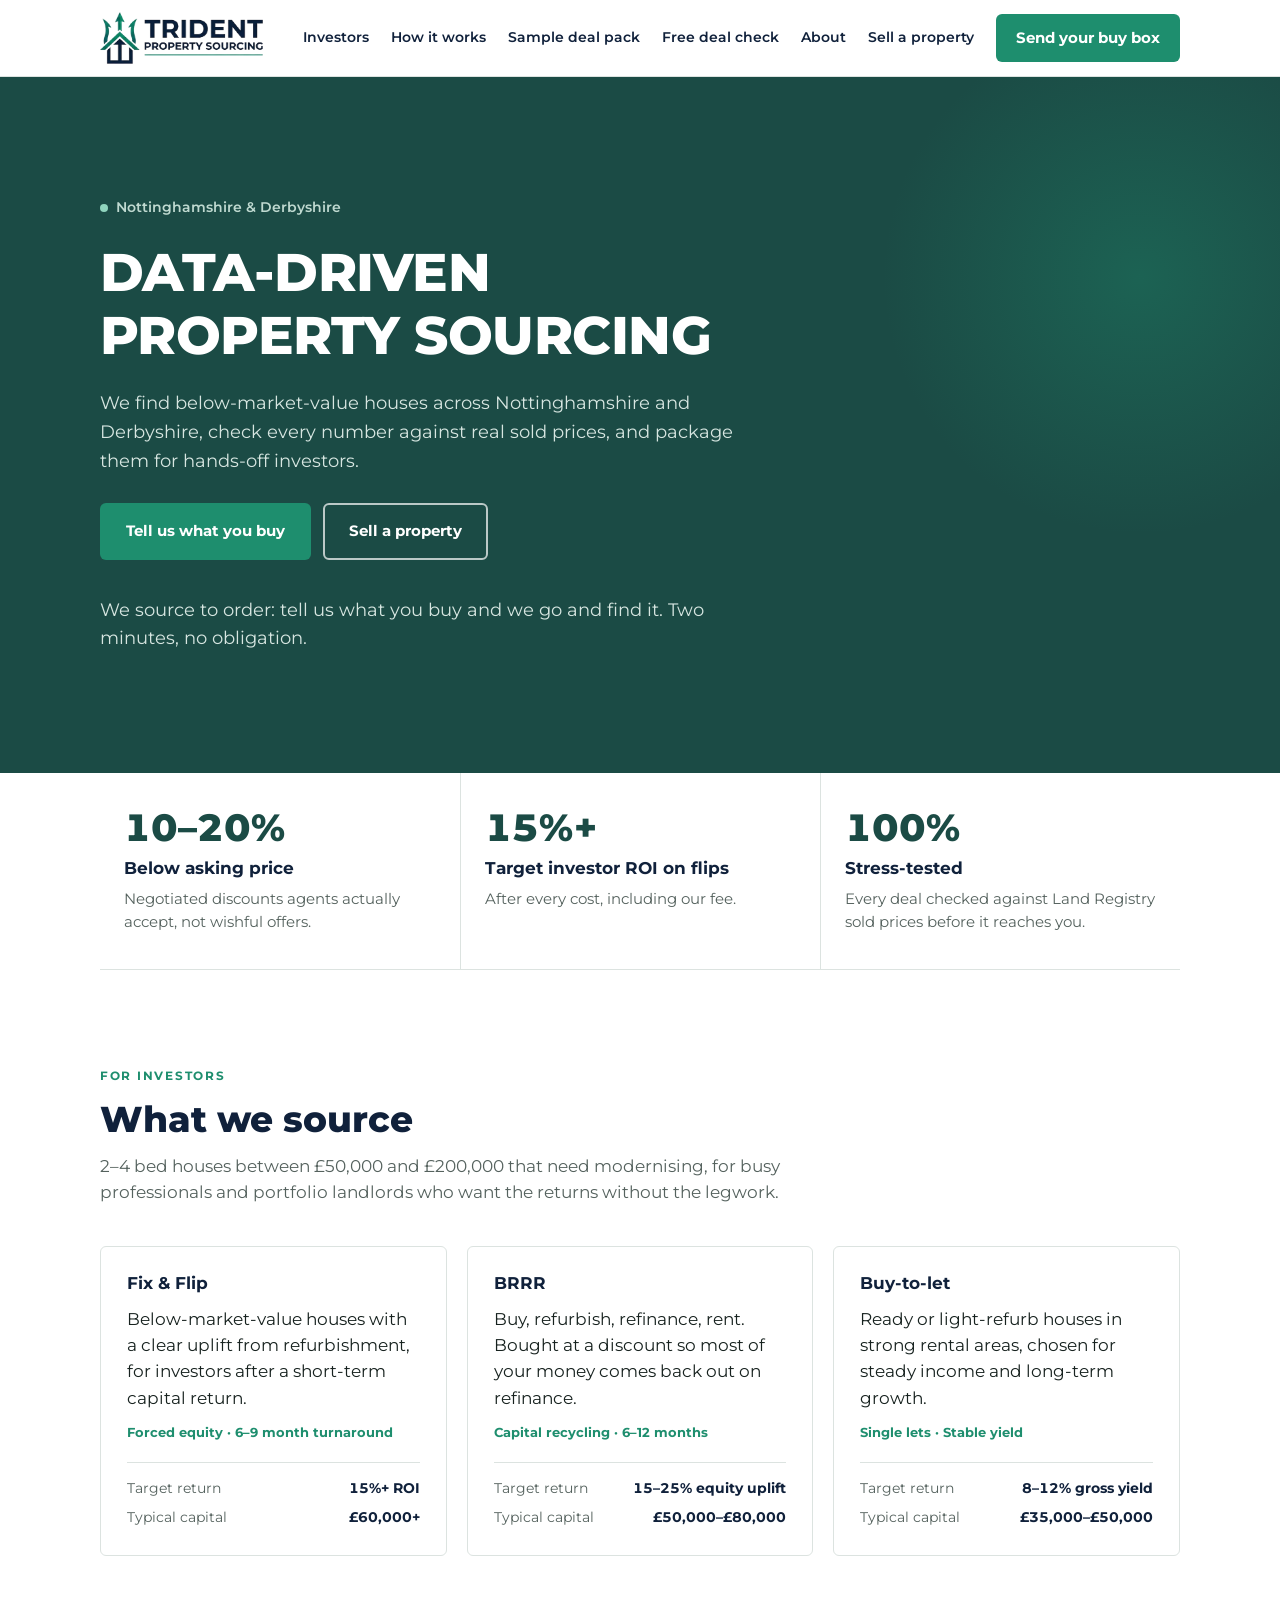
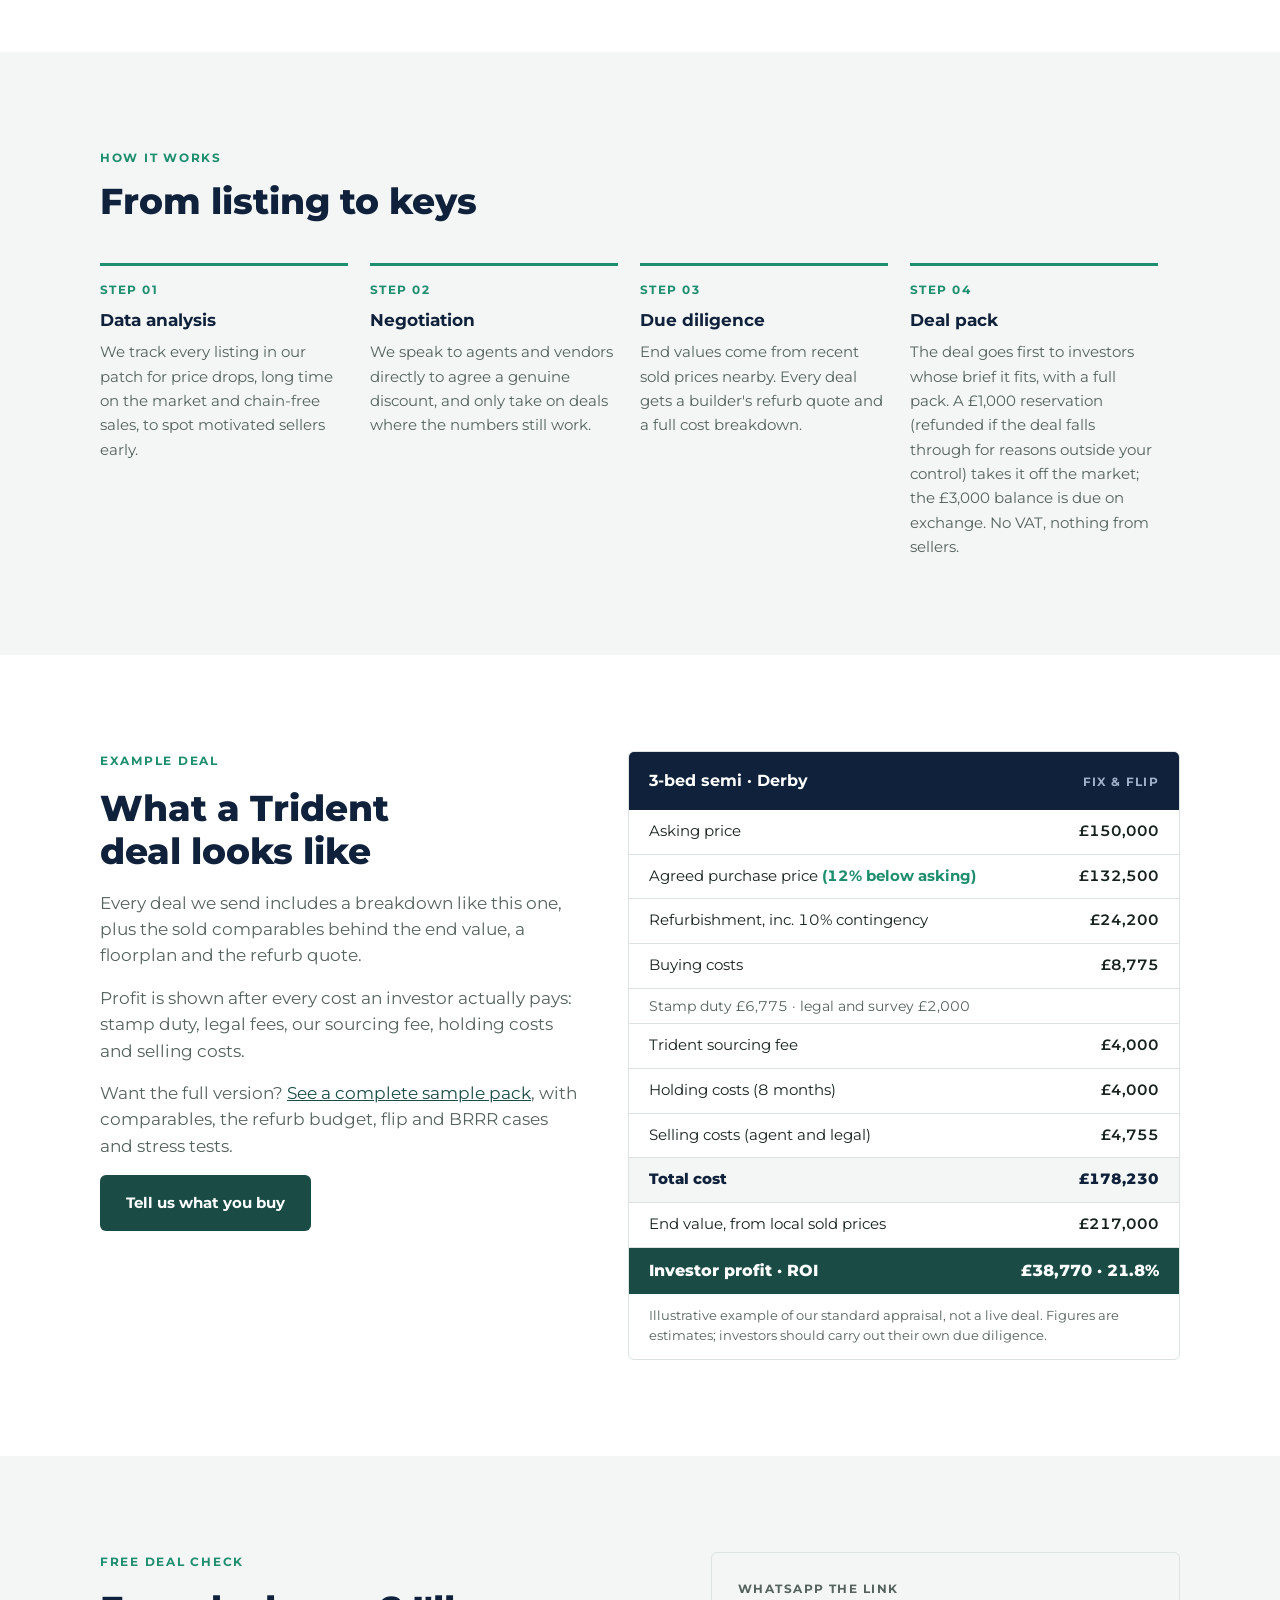
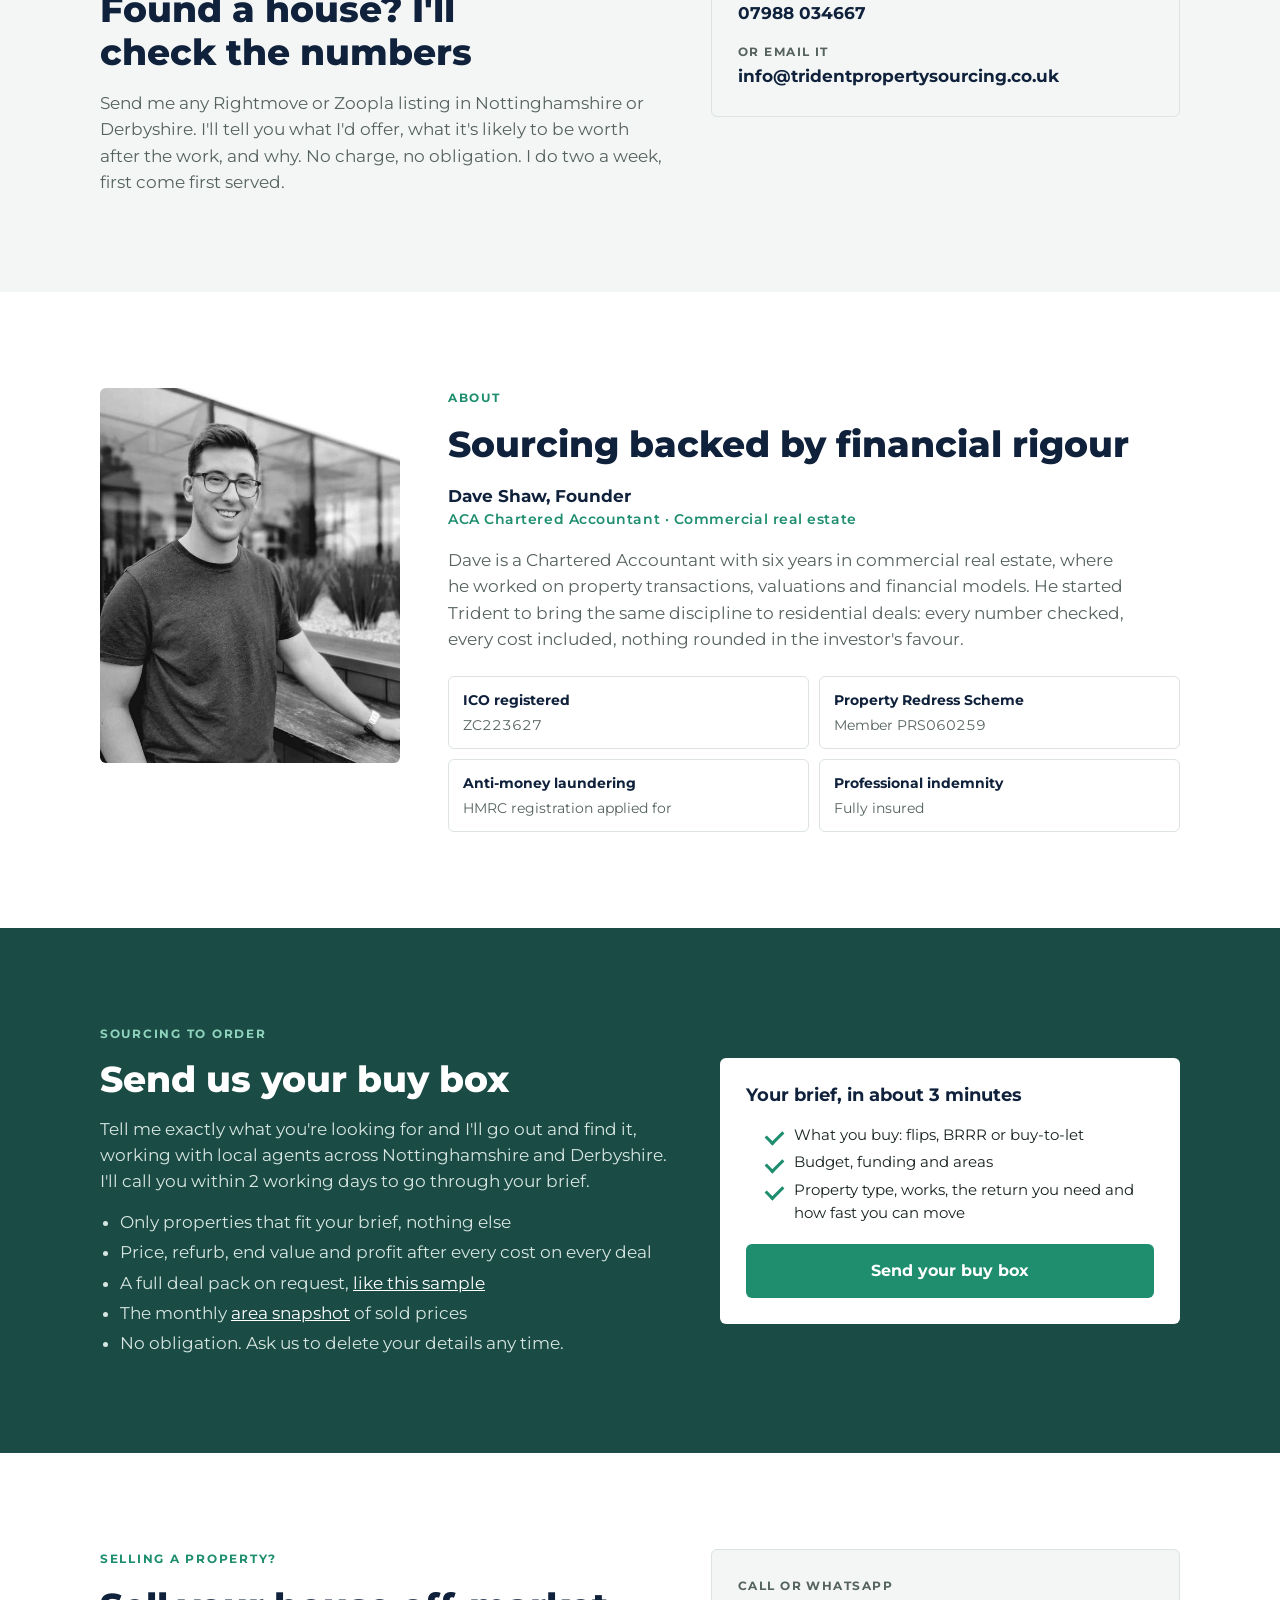
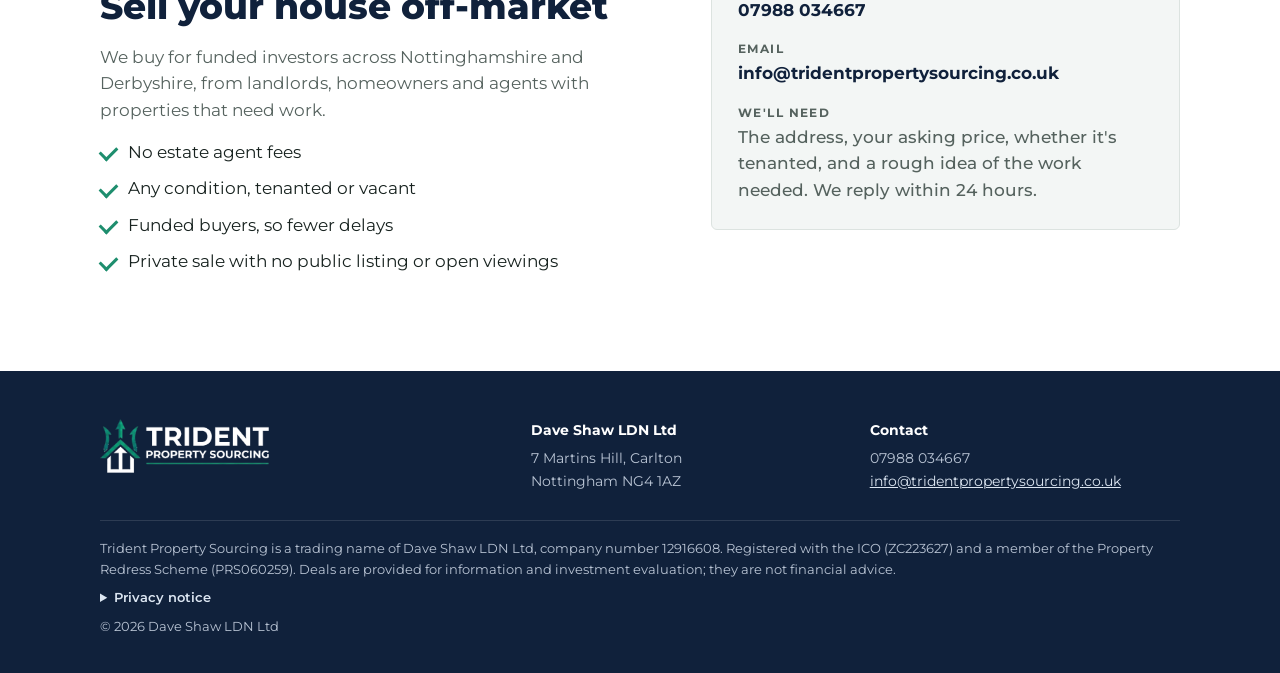
<file: index.html>
<!doctype html>
<html lang="en-GB">
<head>
<meta charset="utf-8">
<meta name="viewport" content="width=device-width, initial-scale=1">
<meta property="og:title" content="Trident Property Sourcing">
<meta property="og:description" content="Below-market-value houses in Nottinghamshire and Derbyshire, packaged for hands-off property investors.">
<meta property="og:image" content="https://www.tridentpropertysourcing.co.uk/img/logo.png">
<meta property="og:url" content="https://www.tridentpropertysourcing.co.uk/">
<link rel="icon" type="image/png" href="img/icon.png">
<title>Trident Property Sourcing</title>
<meta name="description" content="Below-market-value houses in Nottinghamshire and Derbyshire, packaged for hands-off property investors. Flips, BRRR and buy-to-let.">
<link rel="preconnect" href="https://fonts.googleapis.com">
<link rel="preconnect" href="https://fonts.gstatic.com" crossorigin>
<link rel="stylesheet" href="https://fonts.googleapis.com/css2?family=Montserrat:wght@400;500;600;700;800&display=swap">
<style>
  /* Layout: the current Squarespace site, tightened into one page -
     white header with the full-colour logo, deep-green hero, light content
     bands, green "join" band, dark footer. Single deliberate light look. */
  :root {
    --green: #1B4B45;        /* site primary */
    --green-deep: #133631;
    --teal: #1E8E6E;         /* logo arrow green */
    --teal-tint: #E7F2EE;
    --navy: #10213B;         /* logo wordmark */
    --ink: #17221F;
    --muted: #55625E;
    --line: #DCE3E0;
    --band: #F3F6F5;
    --white: #FFFFFF;
    --font: 'Montserrat', 'Helvetica Neue', Arial, sans-serif;
    --step-hero: clamp(2rem, 5vw, 3.3rem);
    --step-h2: clamp(1.55rem, 3.2vw, 2.25rem);
    --step-h3: 1.08rem;
    --radius: 6px;
    color-scheme: light;
  }
  * { box-sizing: border-box; }
  [hidden] { display: none !important; }
  html { scroll-behavior: smooth; }
  @media (prefers-reduced-motion: reduce) { html { scroll-behavior: auto; } }
  body { margin: 0; background: var(--white); color: var(--ink); font-family: var(--font); font-size: 16.5px; line-height: 1.6; }
  a { color: var(--green); }
  a:focus-visible, button:focus-visible { outline: 3px solid var(--teal); outline-offset: 3px; }
  .wrap { width: 100%; max-width: 1120px; margin: 0 auto; padding-inline: 20px; }
  h1, h2, h3 { text-wrap: balance; margin: 0; line-height: 1.2; }
  h2 { font-size: var(--step-h2); font-weight: 800; color: var(--navy); }
  h3 { font-size: var(--step-h3); font-weight: 700; color: var(--navy); }
  p { margin: 0; }
  .eyebrow { font-size: .78rem; font-weight: 700; letter-spacing: .14em; text-transform: uppercase; color: var(--teal); }
  .lede { color: var(--muted); max-width: 62ch; }
  section { padding-block: clamp(56px, 8vw, 96px); }
  .section-head { display: grid; gap: 12px; margin-bottom: 40px; }

  .btn { display: inline-flex; align-items: center; justify-content: center; gap: 8px; padding: 14px 24px; border-radius: var(--radius);
         font-weight: 700; font-size: .95rem; text-decoration: none; border: 2px solid transparent; transition: background .15s, color .15s; }
  .btn-primary { background: var(--teal); color: var(--white); }
  .btn-primary:hover { background: #187A5E; }
  .btn-ghost { border-color: rgba(255,255,255,.7); color: var(--white); }
  .btn-ghost:hover { background: rgba(255,255,255,.1); }
  .btn-dark { background: var(--green); color: var(--white); }
  .btn-dark:hover { background: var(--green-deep); }

  /* header */
  .top { position: sticky; top: env(safe-area-inset-top, 0px); z-index: 10; background: var(--white); border-bottom: 1px solid var(--line); }
  .top .wrap { display: flex; align-items: center; justify-content: space-between; gap: 16px; padding-block: 12px; flex-wrap: wrap; }
  .top img { height: 52px; width: auto; display: block; }
  .nav { display: flex; align-items: center; gap: 22px; flex-wrap: wrap; font-size: .9rem; font-weight: 600; }
  .nav a { color: var(--navy); text-decoration: none; }
  .nav a:hover { color: var(--teal); }
  .nav .btn { padding: 10px 18px; color: var(--white); }
  @media (max-width: 760px) { .nav a:not(.btn) { display: none; } .top img { height: 42px; } }

  .hero-note { margin-top: 14px; font-size: .9rem; color: #CFE3DC; max-width: 52ch; }
  /* hero */
  .hero { background: var(--green); color: var(--white); padding-block: clamp(64px, 10vw, 120px); position: relative; overflow: hidden; }
  .hero::after { content: ""; position: absolute; right: -120px; top: -60px; width: 520px; height: 520px; border-radius: 50%;
                 background: radial-gradient(circle, rgba(30,142,110,.35), rgba(30,142,110,0) 70%); pointer-events: none; }
  .hero .wrap { position: relative; z-index: 1; display: grid; gap: 22px; }
  .hero .eyebrow { color: #8FD4BD; }
  .hero h1 { font-size: var(--step-hero); font-weight: 800; letter-spacing: -.01em; max-width: 18ch; text-transform: uppercase; }
  .hero p { font-size: 1.12rem; color: #D7E6E1; max-width: 56ch; }
  .hero .ctas { display: flex; gap: 12px; flex-wrap: wrap; margin-top: 6px; }
  .patch { display: inline-flex; gap: 8px; align-items: center; font-size: .85rem; font-weight: 600; color: #BFD9D0; }
  .patch::before { content: ""; width: 8px; height: 8px; border-radius: 50%; background: #8FD4BD; }

  /* stats */
  .stats { display: grid; grid-template-columns: repeat(3, 1fr); border-bottom: 1px solid var(--line); }
  .stat { padding: 34px 24px; display: grid; gap: 6px; align-content: start; }
  .stat + .stat { border-left: 1px solid var(--line); }
  .stat b { font-size: clamp(1.7rem, 3.4vw, 2.4rem); font-weight: 800; color: var(--green); font-variant-numeric: tabular-nums; line-height: 1.1; }
  .stat span { font-weight: 700; color: var(--navy); }
  .stat small { color: var(--muted); font-size: .92rem; }
  @media (max-width: 760px) { .stats { grid-template-columns: 1fr; } .stat + .stat { border-left: 0; border-top: 1px solid var(--line); } }

  /* strategies */
  .cards { display: grid; grid-template-columns: repeat(3, 1fr); gap: 20px; }
  .card { border: 1px solid var(--line); border-radius: var(--radius); padding: 26px; display: grid; gap: 12px; align-content: start; background: var(--white); min-width: 0; }
  .card .tags { font-size: .8rem; font-weight: 700; color: var(--teal); }
  .card dl { margin: 6px 0 0; display: grid; grid-template-columns: auto 1fr; gap: 6px 14px; font-size: .9rem; border-top: 1px solid var(--line); padding-top: 14px; }
  .card dt { color: var(--muted); }
  .card dd { margin: 0; font-weight: 700; color: var(--navy); text-align: right; font-variant-numeric: tabular-nums; }
  @media (max-width: 900px) { .cards { grid-template-columns: 1fr; } }

  /* process */
  .band { background: var(--band); }
  .steps { display: grid; grid-template-columns: repeat(4, 1fr); gap: 0; counter-reset: step; }
  .step { padding: 0 22px 0 0; display: grid; gap: 10px; align-content: start; min-width: 0; }
  .step::before { counter-increment: step; content: "Step 0" counter(step); font-size: .78rem; font-weight: 700; letter-spacing: .12em; text-transform: uppercase;
                  color: var(--teal); border-top: 3px solid var(--teal); padding-top: 14px; }
  .step p { color: var(--muted); font-size: .95rem; }
  @media (max-width: 900px) { .steps { grid-template-columns: 1fr 1fr; gap: 32px 0; } }
  @media (max-width: 520px) { .steps { grid-template-columns: 1fr; } }

  /* example appraisal */
  .appraisal { display: grid; grid-template-columns: 1fr 1.15fr; gap: 48px; align-items: start; }
  .appraisal .copy { display: grid; gap: 16px; }
  .sheet { border: 1px solid var(--line); border-radius: var(--radius); overflow: hidden; background: var(--white); min-width: 0; }
  .sheet header { background: var(--navy); color: var(--white); padding: 16px 20px; display: flex; justify-content: space-between; gap: 12px; flex-wrap: wrap; align-items: baseline; }
  .sheet header b { font-size: 1rem; }
  .sheet header span { font-size: .78rem; letter-spacing: .1em; text-transform: uppercase; color: #9FB0C8; font-weight: 700; }
  .sheet table { width: 100%; border-collapse: collapse; font-size: .93rem; font-variant-numeric: tabular-nums; }
  .sheet td { padding: 10px 20px; border-bottom: 1px solid var(--line); }
  .sheet td:last-child { text-align: right; font-weight: 600; white-space: nowrap; }
  .sheet tr.sub td { color: var(--muted); font-size: .86rem; padding-block: 6px; }
  .sheet tr.total td { font-weight: 800; color: var(--navy); background: var(--band); }
  .sheet tr.win td { font-weight: 800; color: var(--white); background: var(--green); font-size: 1rem; border-bottom: 0; }
  .sheet .note { padding: 12px 20px; font-size: .8rem; color: var(--muted); }
  @media (max-width: 900px) { .appraisal { grid-template-columns: 1fr; gap: 28px; } }

  /* about */
  .about { display: grid; grid-template-columns: 300px 1fr; gap: 48px; align-items: start; }
  .portrait { display: block; width: 100%; aspect-ratio: 4/5; max-width: 100%; object-fit: cover; border-radius: var(--radius); background: var(--teal-tint); }
  .about .copy { display: grid; gap: 16px; min-width: 0; }
  .role { font-weight: 700; color: var(--navy); }
  .role small { display: block; font-weight: 600; color: var(--teal); font-size: .85rem; letter-spacing: .04em; }
  .creds { list-style: none; padding: 0; margin: 8px 0 0; display: grid; grid-template-columns: 1fr 1fr; gap: 10px; }
  .creds li { border: 1px solid var(--line); border-radius: var(--radius); padding: 12px 14px; font-size: .88rem; display: grid; gap: 2px; }
  .creds b { color: var(--navy); }
  .creds span { color: var(--muted); font-variant-numeric: tabular-nums; }
  @media (max-width: 900px) { .about { grid-template-columns: 1fr; } .portrait { max-width: 260px; } }
  @media (max-width: 520px) { .creds { grid-template-columns: 1fr; } }

  /* join */
  .join { background: var(--green); color: var(--white); }
  .join .wrap { display: grid; grid-template-columns: 1fr minmax(0, 460px); gap: 40px; align-items: center; }
  .join h2 { color: var(--white); }
  .join .eyebrow { color: #8FD4BD; }
  .join p { color: #D7E6E1; max-width: 56ch; }
  .join .copy { display: grid; gap: 14px; }
  .join ul { margin: 0; padding-left: 20px; color: #D7E6E1; display: grid; gap: 4px; }
  .qr { background: var(--white); border-radius: var(--radius); padding: 18px; display: grid; gap: 10px; justify-items: center; width: 230px; max-width: 100%; }
  .qr .code { width: 170px; height: 170px; max-width: 100%; display: block; }
  .qr small { color: var(--muted); font-size: .78rem; text-align: center; }
  @media (max-width: 760px) { .join .wrap { grid-template-columns: 1fr; } }

  /* sell */
  .sell { display: grid; grid-template-columns: 1.2fr 1fr; gap: 48px; align-items: start; }
  .sell .copy { display: grid; gap: 16px; }
  .ticks { list-style: none; padding: 0; margin: 0; display: grid; gap: 10px; }
  .ticks li { padding-left: 28px; position: relative; }
  .ticks li::before { content: ""; position: absolute; left: 0; top: .45em; width: 14px; height: 8px; border-left: 3px solid var(--teal); border-bottom: 3px solid var(--teal); transform: rotate(-45deg); }
  .contact-card { border: 1px solid var(--line); border-radius: var(--radius); padding: 26px; display: grid; gap: 16px; background: var(--band); min-width: 0; }
  .contact-card div { display: grid; gap: 2px; }
  .contact-card small { font-size: .75rem; font-weight: 700; letter-spacing: .12em; text-transform: uppercase; color: var(--muted); }
  .contact-card a, .contact-card span { font-weight: 700; color: var(--navy); text-decoration: none; overflow-wrap: anywhere; }
  @media (max-width: 900px) { .sell { grid-template-columns: 1fr; } }

  /* sign-up form (posts to the Google Form behind the scenes) */
  .signup h3 { font-size: 1.15rem; color: var(--navy); }
  .signup .ticks { font-size: .92rem; color: var(--ink); }
  .signup { display: grid; gap: 18px; background: var(--white); color: var(--ink); border-radius: var(--radius); padding: 26px; width: 100%; max-width: 460px; justify-self: end; min-width: 0; }
  #join-form { display: grid; gap: 16px; }
  .field { display: grid; gap: 6px; border: 0; padding: 0; margin: 0; min-width: 0; }
  .field label, .field legend { font-size: .82rem; font-weight: 700; color: var(--navy); padding: 0; margin-bottom: 6px; }
  .opt-tag { font-weight: 500; color: var(--muted); }
  .bb-head { font-size: 1.05rem; color: var(--navy); margin: 10px 0 2px; padding-top: 16px; border-top: 1.5px solid var(--line); }
  #join-form .bb-sub, #join-form .hint { font-size: .8rem; color: var(--muted); margin: 0 0 12px; }
  #join-form .hint { margin: -2px 0 8px; }
  .field input[type=text], .field input:not([type]), .field input[type=tel], .field input[type=email] {
    width: 100%; font: inherit; font-size: .95rem; padding: 11px 12px; border: 1.5px solid var(--line); border-radius: var(--radius); background: var(--white); color: var(--ink); }
  .field input:focus { outline: none; border-color: var(--teal); box-shadow: 0 0 0 3px var(--teal-tint); }
  .row2 { display: grid; grid-template-columns: 1fr 1fr; gap: 12px; }
  .opts { display: flex; flex-wrap: wrap; gap: 8px; }
  .opt { position: relative; cursor: pointer; }
  .opt input { position: absolute; opacity: 0; width: 1px; height: 1px; }
  .opt span { display: inline-block; padding: 8px 12px; border: 1.5px solid var(--line); border-radius: 999px; font-size: .85rem; font-weight: 600; color: var(--navy); transition: background .12s, border-color .12s; }
  .opt input:checked + span { background: var(--green); border-color: var(--green); color: var(--white); }
  .opt input:focus-visible + span { outline: 3px solid var(--teal); outline-offset: 2px; }
  .consent { display: grid; grid-template-columns: auto 1fr; gap: 10px; align-items: start; font-size: .8rem; color: var(--muted); cursor: pointer; }
  .consent input { margin-top: 3px; accent-color: var(--green); width: 16px; height: 16px; }
  .form-error { background: #FDEEE6; color: #A8431F; border-radius: var(--radius); padding: 10px 12px; font-size: .85rem; font-weight: 600; }
  .submit { width: 100%; border: 0; cursor: pointer; font-family: inherit; font-size: 1rem; }
  .submit[disabled] { opacity: .7; cursor: progress; }
  .done { display: grid; gap: 12px; text-align: center; padding: 18px 6px; }
  .done h3 { font-size: 1.3rem; }
  .done p { color: var(--muted) !important; }
  .btn-wa { background: #1FAF54; color: var(--white); }
  .btn-wa:hover { background: #189446; }
  @media (max-width: 760px) { .signup { justify-self: stretch; max-width: none; padding: 20px; } }
  @media (max-width: 420px) { .row2 { grid-template-columns: 1fr; } }

  /* track record + deal check */
  .log-wrap { overflow-x: auto; border: 1px solid var(--line); border-radius: var(--radius); background: var(--white); }
  .log { width: 100%; border-collapse: collapse; font-size: .92rem; font-variant-numeric: tabular-nums; min-width: 560px; }
  .log th { text-align: left; font-size: .75rem; letter-spacing: .1em; text-transform: uppercase; color: var(--muted); padding: 12px 16px; border-bottom: 2px solid var(--line); }
  .log td { padding: 12px 16px; border-bottom: 1px solid var(--line); }
  .pill { display: inline-block; padding: 3px 10px; border-radius: 999px; font-size: .78rem; font-weight: 700; background: var(--teal-tint); color: var(--green); }
  .pill.Completed { background: var(--green); color: var(--white); }
  .pill.Withdrawn { background: var(--band); color: var(--muted); }
  .check { display: grid; grid-template-columns: 1.2fr 1fr; gap: 48px; align-items: start; }
  .check .copy { display: grid; gap: 16px; }
  @media (max-width: 900px) { .check { grid-template-columns: 1fr; } }

  /* footer */
  footer { background: var(--navy); color: #B9C4D4; padding-block: 48px 36px; font-size: .88rem; }
  footer .wrap { display: grid; gap: 28px; }
  footer .cols { display: grid; grid-template-columns: 1.3fr 1fr 1fr; gap: 28px; }
  footer img { height: 54px; width: auto; }
  footer b { color: var(--white); display: block; margin-bottom: 6px; }
  footer a { color: #DCE6F2; }
  footer .small { border-top: 1px solid rgba(255,255,255,.12); padding-top: 18px; font-size: .8rem; display: grid; gap: 8px; }
  footer details summary { cursor: pointer; color: #DCE6F2; font-weight: 600; }
  footer details p { margin-top: 8px; max-width: 80ch; }
  @media (max-width: 760px) { footer .cols { grid-template-columns: 1fr; } }
</style>
</head>
<body>

<header class="top">
  <div class="wrap">
    <a href="#top" aria-label="Trident Property Sourcing home"><img src="img/logo.png" alt="Trident Property Sourcing"></a>
    <nav class="nav" aria-label="Main">
      <a href="#strategies">Investors</a>
      <a href="#how">How it works</a>
      <a href="sample-deal/">Sample deal pack</a>
      <a href="#deal-check">Free deal check</a>
      <a href="#about">About</a>
      <a href="#sell">Sell a property</a>
      <a class="btn btn-primary" href="buy-box/" data-cta="nav">Send your buy box</a>
    </nav>
  </div>
</header>

<main id="top">
  <section class="hero">
    <div class="wrap">
      <span class="patch">Nottinghamshire &amp; Derbyshire</span>
      <h1>Data-driven property sourcing</h1>
      <p>We find below-market-value houses across Nottinghamshire and Derbyshire, check every number against real sold prices, and package them for hands-off investors.</p>
      <div class="ctas">
        <a class="btn btn-primary" href="buy-box/" data-cta="hero">Tell us what you buy</a>
        <a class="btn btn-ghost" href="#sell" data-cta="hero-sell">Sell a property</a>
      </div>
      <p class="hero-note">We source to order: tell us what you buy and we go and find it. Two minutes, no obligation.</p>
    </div>
  </section>

  <div class="wrap">
    <div class="stats">
      <div class="stat"><b>10–20%</b><span>Below asking price</span><small>Negotiated discounts agents actually accept, not wishful offers.</small></div>
      <div class="stat"><b>15%+</b><span>Target investor ROI on flips</span><small>After every cost, including our fee.</small></div>
      <div class="stat"><b>100%</b><span>Stress-tested</span><small>Every deal checked against Land Registry sold prices before it reaches you.</small></div>
    </div>
  </div>

  <section id="strategies">
    <div class="wrap">
      <div class="section-head">
        <span class="eyebrow">For investors</span>
        <h2>What we source</h2>
        <p class="lede">2–4 bed houses between £50,000 and £200,000 that need modernising, for busy professionals and portfolio landlords who want the returns without the legwork.</p>
      </div>
      <div class="cards">
        <article class="card">
          <h3>Fix &amp; Flip</h3>
          <p>Below-market-value houses with a clear uplift from refurbishment, for investors after a short-term capital return.</p>
          <span class="tags">Forced equity · 6–9 month turnaround</span>
          <dl><dt>Target return</dt><dd>15%+ ROI</dd><dt>Typical capital</dt><dd>£60,000+</dd></dl>
        </article>
        <article class="card">
          <h3>BRRR</h3>
          <p>Buy, refurbish, refinance, rent. Bought at a discount so most of your money comes back out on refinance.</p>
          <span class="tags">Capital recycling · 6–12 months</span>
          <dl><dt>Target return</dt><dd>15–25% equity uplift</dd><dt>Typical capital</dt><dd>£50,000–£80,000</dd></dl>
        </article>
        <article class="card">
          <h3>Buy-to-let</h3>
          <p>Ready or light-refurb houses in strong rental areas, chosen for steady income and long-term growth.</p>
          <span class="tags">Single lets · Stable yield</span>
          <dl><dt>Target return</dt><dd>8–12% gross yield</dd><dt>Typical capital</dt><dd>£35,000–£50,000</dd></dl>
        </article>
      </div>
    </div>
  </section>

  <section id="how" class="band">
    <div class="wrap">
      <div class="section-head">
        <span class="eyebrow">How it works</span>
        <h2>From listing to keys</h2>
      </div>
      <div class="steps">
        <div class="step"><h3>Data analysis</h3><p>We track every listing in our patch for price drops, long time on the market and chain-free sales, to spot motivated sellers early.</p></div>
        <div class="step"><h3>Negotiation</h3><p>We speak to agents and vendors directly to agree a genuine discount, and only take on deals where the numbers still work.</p></div>
        <div class="step"><h3>Due diligence</h3><p>End values come from recent sold prices nearby. Every deal gets a builder's refurb quote and a full cost breakdown.</p></div>
        <div class="step"><h3>Deal pack</h3><p>The deal goes first to investors whose brief it fits, with a full pack. A £1,000 reservation (refunded if the deal falls through for reasons outside your control) takes it off the market; the £3,000 balance is due on exchange. No VAT, nothing from sellers.</p></div>
      </div>
    </div>
  </section>

  <section id="example">
    <div class="wrap appraisal">
      <div class="copy">
        <span class="eyebrow">Example deal</span>
        <h2>What a Trident deal looks like</h2>
        <p class="lede">Every deal we send includes a breakdown like this one, plus the sold comparables behind the end value, a floorplan and the refurb quote.</p>
        <p class="lede">Profit is shown after every cost an investor actually pays: stamp duty, legal fees, our sourcing fee, holding costs and selling costs.</p>
        <p class="lede">Want the full version? <a href="sample-deal/" data-cta="example-sample">See a complete sample pack</a>, with comparables, the refurb budget, flip and BRRR cases and stress tests.</p>
        <div><a class="btn btn-dark" href="buy-box/" data-cta="example">Tell us what you buy</a></div>
      </div>
      <div class="sheet" role="region" aria-label="Example flip appraisal">
        <header><b>3-bed semi · Derby</b><span>Fix &amp; flip</span></header>
        <table>
          <tr><td>Asking price</td><td>£150,000</td></tr>
          <tr><td>Agreed purchase price <span style="color:var(--teal);font-weight:700">(12% below asking)</span></td><td>£132,500</td></tr>
          <tr><td>Refurbishment, inc. 10% contingency</td><td>£24,200</td></tr>
          <tr><td>Buying costs</td><td>£8,775</td></tr>
          <tr class="sub"><td>Stamp duty £6,775 · legal and survey £2,000</td><td></td></tr>
          <tr><td>Trident sourcing fee</td><td>£4,000</td></tr>
          <tr><td>Holding costs (8 months)</td><td>£4,000</td></tr>
          <tr><td>Selling costs (agent and legal)</td><td>£4,755</td></tr>
          <tr class="total"><td>Total cost</td><td>£178,230</td></tr>
          <tr><td>End value, from local sold prices</td><td>£217,000</td></tr>
          <tr class="win"><td>Investor profit · ROI</td><td>£38,770 · 21.8%</td></tr>
        </table>
        <p class="note">Illustrative example of our standard appraisal, not a live deal. Figures are estimates; investors should carry out their own due diligence.</p>
      </div>
    </div>
  </section>

  <section id="track-record" hidden>
    <div class="wrap">
      <div class="section-head">
        <span class="eyebrow">Track record</span>
        <h2>Every deal I've sent, and what happened to it</h2>
        <p class="lede">Updated daily. Addresses and investors are never shown.</p>
      </div>
      <div class="log-wrap"><table class="log" id="deal-log"><thead><tr><th>Listed</th><th>Area</th><th>Property</th><th>Strategy</th><th>Investor ROI</th><th>Status</th></tr></thead><tbody></tbody></table></div>
    </div>
  </section>

  <section id="deal-check" class="band">
    <div class="wrap check">
      <div class="copy">
        <span class="eyebrow">Free deal check</span>
        <h2>Found a house? I'll check the numbers</h2>
        <p class="lede">Send me any Rightmove or Zoopla listing in Nottinghamshire or Derbyshire. I'll tell you what I'd offer, what it's likely to be worth after the work, and why. No charge, no obligation. I do two a week, first come first served.</p>
      </div>
      <div class="contact-card">
        <div><small>WhatsApp the link</small><a id="wa-check" href="https://wa.me/447988034667?text=Hi%20Dave%2C%20could%20you%20check%20this%20deal%20for%20me%3F%20" target="_blank" rel="noopener">07988 034667</a></div>
        <div><small>Or email it</small><a href="mailto:info@tridentpropertysourcing.co.uk?subject=Free%20deal%20check">info@tridentpropertysourcing.co.uk</a></div>
      </div>
    </div>
  </section>

  <section id="about">
    <div class="wrap about">
      <img class="portrait" src="img/dave.jpg" alt="Dave Shaw, founder of Trident Property Sourcing">
      <div class="copy">
        <span class="eyebrow">About</span>
        <h2>Sourcing backed by financial rigour</h2>
        <p class="role">Dave Shaw, Founder<small>ACA Chartered Accountant · Commercial real estate</small></p>
        <p class="lede">Dave is a Chartered Accountant with six years in commercial real estate, where he worked on property transactions, valuations and financial models. He started Trident to bring the same discipline to residential deals: every number checked, every cost included, nothing rounded in the investor's favour.</p>
        <ul class="creds">
          <li><b>ICO registered</b><span>ZC223627</span></li>
          <li><b>Property Redress Scheme</b><span>Member PRS060259</span></li>
          <li><b>Anti-money laundering</b><span>HMRC registration applied for</span></li>
          <li><b>Professional indemnity</b><span>Fully insured</span></li>
        </ul>
      </div>
    </div>
  </section>

  <section class="join" id="join">
    <div class="wrap">
      <div class="copy">
        <span class="eyebrow">Sourcing to order</span>
        <h2>Send us your buy box</h2>
        <p>Tell me exactly what you're looking for and I'll go out and find it, working with local agents across Nottinghamshire and Derbyshire. I'll call you within 2 working days to go through your brief.</p>
        <ul>
          <li>Only properties that fit your brief, nothing else</li>
          <li>Price, refurb, end value and profit after every cost on every deal</li>
          <li>A full deal pack on request, <a href="sample-deal/" data-cta="join-sample" style="color:#fff">like this sample</a></li>
          <li>The monthly <a href="area-snapshot/" data-cta="join-snapshot" style="color:#fff">area snapshot</a> of sold prices</li>
          <li>No obligation. Ask us to delete your details any time.</li>
        </ul>
              </div>
      <div class="signup" id="signup">
        <h3>Your brief, in about 3 minutes</h3>
        <ul class="ticks">
          <li>What you buy: flips, BRRR or buy-to-let</li>
          <li>Budget, funding and areas</li>
          <li>Property type, works, the return you need and how fast you can move</li>
        </ul>
        <a class="btn btn-primary submit" href="buy-box/" data-cta="join-card">Send your buy box</a>
      </div>
    </div>
  </section>

  <section id="sell">
    <div class="wrap sell">
      <div class="copy">
        <span class="eyebrow">Selling a property?</span>
        <h2>Sell your house off-market</h2>
        <p class="lede">We buy for funded investors across Nottinghamshire and Derbyshire, from landlords, homeowners and agents with properties that need work.</p>
        <ul class="ticks">
          <li>No estate agent fees</li>
          <li>Any condition, tenanted or vacant</li>
          <li>Funded buyers, so fewer delays</li>
          <li>Private sale with no public listing or open viewings</li>
        </ul>
      </div>
      <div class="contact-card" id="contact">
        <div><small>Call or WhatsApp</small><a href="tel:+447988034667">07988 034667</a></div>
        <div><small>Email</small><a href="mailto:info@tridentpropertysourcing.co.uk">info@tridentpropertysourcing.co.uk</a></div>
        <div><small>We'll need</small><span style="font-weight:500;color:var(--muted)">The address, your asking price, whether it's tenanted, and a rough idea of the work needed. We reply within 24 hours.</span></div>
      </div>
    </div>
  </section>
</main>

<footer>
  <div class="wrap">
    <div class="cols">
      <div><img src="img/logo-white.png" alt="Trident Property Sourcing"></div>
      <div><b>Dave Shaw LDN Ltd</b>7 Martins Hill, Carlton<br>Nottingham NG4 1AZ</div>
      <div><b>Contact</b>07988 034667<br><a href="mailto:info@tridentpropertysourcing.co.uk">info@tridentpropertysourcing.co.uk</a></div>
    </div>
    <div class="small">
      <p>Trident Property Sourcing is a trading name of Dave Shaw LDN Ltd, company number 12916608. Registered with the ICO (ZC223627) and a member of the Property Redress Scheme (PRS060259). Deals are provided for information and investment evaluation; they are not financial advice.</p>
      <details>
        <summary>Privacy notice</summary>
        <p>Dave Shaw LDN Ltd collects the details you give us (name, phone, email and what you're looking for) to send you property deals and to contact you about them. We don't sell or share your details. The website counts visits anonymously (no cookies, no personal data) to see which links bring investors. If we write to you about selling your home, we took the address from a public property listing and keep it only to record your reply; tell us and we won't write again. Ask us at any time to see, change or delete what we hold, or to stop contacting you, by emailing info@tridentpropertysourcing.co.uk.</p>
      </details>
      <p>© 2026 Dave Shaw LDN Ltd</p>
    </div>
  </div>
</footer>
<script>
/* Where did this visitor come from? Links shared as ?src=fb | wa | partner | event
   (or ?src=anything-else) set the sign-up form's "How did you hear about us?". */
(function () {
  var map = { fb: 'Facebook', facebook: 'Facebook', partner: 'Recommended by someone', ref: 'Recommended by someone', event: 'Property event / networking' };
  var src = '';
  try { src = (new URLSearchParams(location.search).get('src') || sessionStorage.getItem('src') || '').toLowerCase().replace(/[^a-z0-9_-]/g, '').slice(0, 30); if (src) sessionStorage.setItem('src', src); } catch (e) {}
  window.tridentSrc = src || 'direct';
  var main = document.getElementById('f-src'), other = document.getElementById('f-src-other');
  if (!main || !src) return;
  if (map[src]) { main.value = map[src]; }
  else { main.value = '__other_option__'; other.value = 'Website (' + src + ')'; other.disabled = false; }
})();

/* Anonymous visit counting: no cookies, no personal data (PostHog EU, memory-only). */
!function(t,e){var o,n,p,r;e.__SV||(window.posthog=e,e._i=[],e.init=function(i,s,a){function g(t,e){var o=e.split(".");2==o.length&&(t=t[o[0]],e=o[1]),t[e]=function(){t.push([e].concat(Array.prototype.slice.call(arguments,0)))}}(p=t.createElement("script")).type="text/javascript",p.crossOrigin="anonymous",p.async=!0,p.src=s.api_host.replace(".i.posthog.com","-assets.i.posthog.com")+"/static/array.js",(r=t.getElementsByTagName("script")[0]).parentNode.insertBefore(p,r);var u=e;for(void 0!==a?u=e[a]=[]:a="posthog",u.people=u.people||[],u.toString=function(t){var e="posthog";return"posthog"!==a&&(e+="."+a),t||(e+=" (stub)"),e},u.people.toString=function(){return u.toString(1)+".people (stub)"},o="capture identify alias people.set people.set_once set_config register register_once unregister opt_out_capturing has_opted_out_capturing opt_in_capturing reset isFeatureEnabled onFeatureFlags getFeatureFlag getFeatureFlagPayload reloadFeatureFlags group updateEarlyAccessFeatureEnrollment getEarlyAccessFeatures getActiveMatchingSurveys getSurveys onSessionId".split(" "),n=0;n<o.length;n++)g(u,o[n]);e._i.push([i,s,a])},e.__SV=1)}(document,window.posthog||[]);
posthog.init('phc_ygkkBLddQZdeb4ZPB33LeewcipHcL5bQSPHJghhtKnr3', { api_host: 'https://eu.i.posthog.com', persistence: 'memory', disable_session_recording: true, autocapture: false, capture_pageview: true, person_profiles: 'never' });
posthog.register({ src: window.tridentSrc });
(function () {
  var f = document.getElementById('join-form'), sink = document.getElementById('gform_sink'), sent = false;
  if (f) f.addEventListener('submit', function () { setTimeout(function () { if (document.getElementById('join-submit').disabled) sent = true; }, 0); });
  if (sink) sink.addEventListener('load', function () { if (sent) { posthog.capture('investor_signup'); sent = false; } });
  var wa = document.getElementById('wa-check');
  if (wa) wa.addEventListener('click', function () { posthog.capture('deal_check_click'); });
  /* 13/10: which buttons people tap, whether they start the form, and taps
     through to the sample pack and area snapshot. Counts only, no personal data. */
  document.addEventListener('click', function (e) {
    var a = e.target.closest && e.target.closest('a[href="#join"], a[href^="buy-box/"], a[href="#sell"], a[href^="sample-deal/"], a[href^="area-snapshot/"]');
    if (!a) return;
    var h = a.getAttribute('href');
    if (h.indexOf('buy-box/') === 0) { posthog.capture('join_click', { where: a.getAttribute('data-cta') || 'other' }); return; }
    if (h.indexOf('#') !== 0) { posthog.capture('page_link_click', { to: h.replace('/', ''), where: a.getAttribute('data-cta') || 'nav' }); return; }
    posthog.capture(a.getAttribute('href') === '#join' ? 'join_click' : 'sell_click', { where: a.getAttribute('data-cta') || 'other' });
  });
  var started = false;
  if (f) f.addEventListener('focusin', function () { if (!started) { started = true; posthog.capture('signup_form_started'); } });
})();

/* Track record: public deal log (no addresses or investors), read from a
   link-shared Google Sheet. Section stays hidden until there's a deal. */
var DEAL_LOG_SHEET_ID = '1BKVbQVt3QvT5pl_EpwbVRanW6IHvztcd_qgm-hApmTk';
function tridentDealLog(resp) {
  try {
    var rows = resp.table.rows || [], tb = document.querySelector('#deal-log tbody'), esc = function (v) { return String(v == null ? '' : v).replace(/[&<>"]/g, function (c) { return { '&': '&amp;', '<': '&lt;', '>': '&gt;', '"': '&quot;' }[c]; }); };
    var html = rows.map(function (r) { var c = r.c.map(function (x) { return x ? (x.f || x.v) : ''; });
      return '<tr><td>' + esc(c[0]) + '</td><td>' + esc(c[1]) + '</td><td>' + esc(c[2]) + '</td><td>' + esc(c[3]) + '</td><td>' + esc(c[4]) + '</td><td><span class="pill ' + esc(c[5]) + '">' + esc(c[5]) + '</span></td></tr>'; }).join('');
    if (rows.length) { tb.innerHTML = html; document.getElementById('track-record').hidden = false; }
  } catch (e) {}
}
if (DEAL_LOG_SHEET_ID) { var sc = document.createElement('script'); sc.src = 'https://docs.google.com/spreadsheets/d/' + DEAL_LOG_SHEET_ID + '/gviz/tq?tqx=responseHandler:tridentDealLog&headers=1&tq=' + encodeURIComponent('select A,B,C,D,E,F order by A desc'); document.body.appendChild(sc); }
</script>
</body>
</html>
</file>
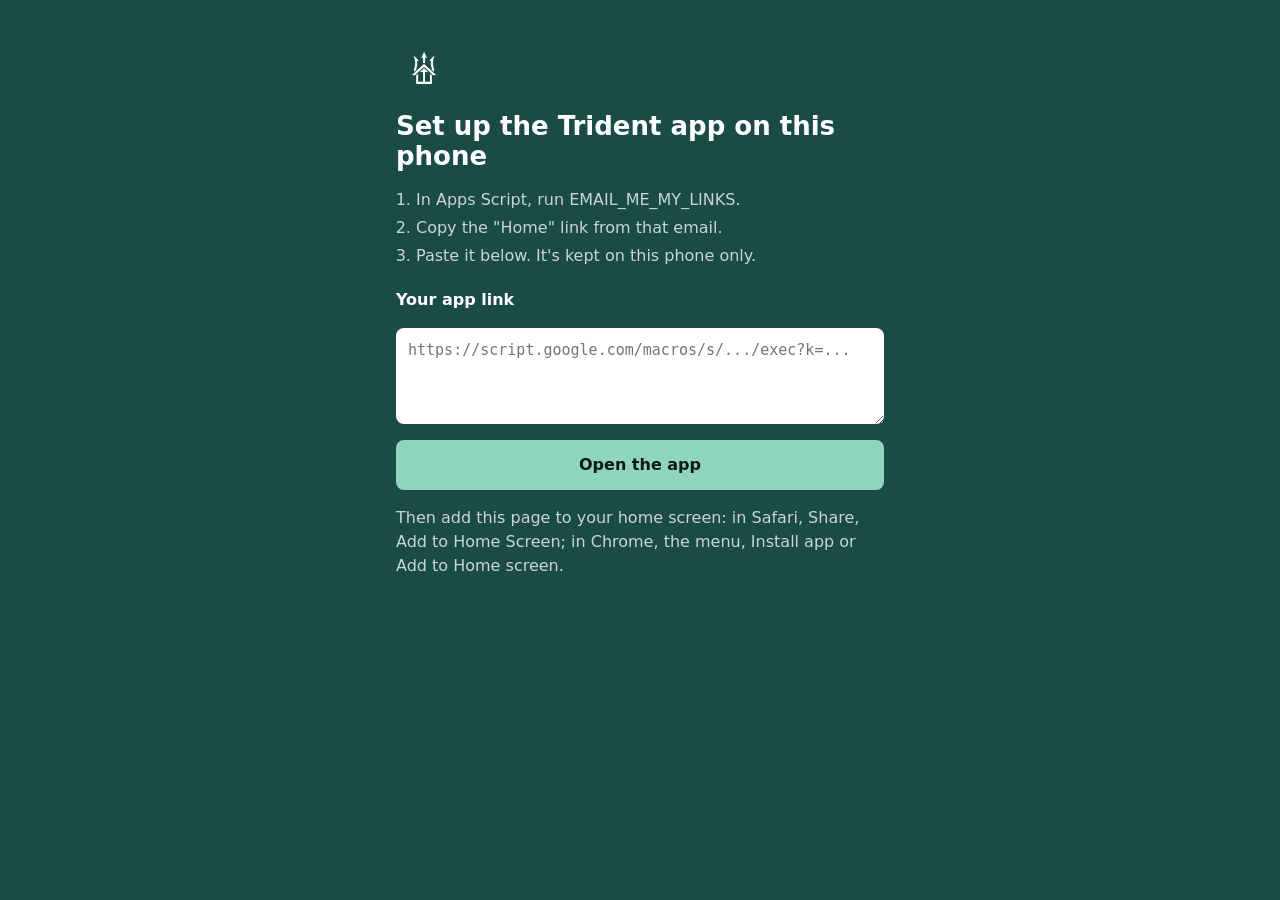
<file: app/index.html>
<!doctype html>
<html lang="en-GB">
<head>
<meta charset="utf-8">
<meta name="viewport" content="width=device-width, initial-scale=1, viewport-fit=cover">
<meta name="robots" content="noindex, nofollow">
<meta name="theme-color" content="#1B4B45">
<meta name="apple-mobile-web-app-capable" content="yes">
<meta name="mobile-web-app-capable" content="yes">
<meta name="apple-mobile-web-app-status-bar-style" content="black-translucent">
<meta name="apple-mobile-web-app-title" content="Trident">
<title>Trident</title>
<link rel="manifest" href="manifest.webmanifest">
<link rel="icon" href="icon-192.png">
<link rel="apple-touch-icon" href="apple-touch-icon.png">
<!-- Home-screen launcher for the Trident app (the Apps Script web app).
     Your private app link is kept only on this phone (localStorage), never
     on this website. Add ?reset to the address to forget it. -->
<style>
  /* 15/10: set-up screen only - the fast app is written into this page, so
     bare button/p/h1 rules here reached it (the bridging switch went square). */
  :root{--brand:#1B4B45;--ink:#FFFFFF;--muted:#C9D3DF;--figure:#8FD4BD}
  html,body{margin:0;height:100%;background:var(--brand);color:var(--ink);font:400 16px/1.5 system-ui,-apple-system,"Segoe UI",Roboto,sans-serif}
  iframe{position:fixed;inset:0;width:100%;height:100%;border:0;background:#F3F6F5;padding-top:env(safe-area-inset-top);box-sizing:border-box}
  .setup{box-sizing:border-box;min-height:100%;max-width:520px;margin:0 auto;padding:calc(env(safe-area-inset-top) + 40px) 16px 32px;display:flex;flex-direction:column;gap:16px}
  .setup img{width:56px;height:56px}
  .setup h1{margin:0;font-size:26px;line-height:1.15}
  .setup p{margin:0;color:var(--muted)}
  .setup label{font-weight:600}
  .setup textarea{width:100%;box-sizing:border-box;min-height:96px;padding:12px;border-radius:8px;border:0;font:15px/1.4 ui-monospace,Menlo,monospace;color:#17221F}
  .setup textarea:focus-visible,.setup button:focus-visible{outline:3px solid var(--figure);outline-offset:2px}
  .setup button{min-height:50px;border:0;border-radius:8px;background:var(--figure);color:#0E1A18;font:700 16px system-ui,sans-serif;cursor:pointer}
  .err{color:#FFD1C7;font-weight:600}
  .setup ol{margin:0;padding-left:20px;color:var(--muted)}
  .setup li{margin-bottom:4px}
</style>
</head>
<body>
<div id="root"></div>
<script src="share.js"></script>
<script>
(function () {
  var KEY = 'trident.appLink';
  var root = document.getElementById('root');
  function get() { try { return localStorage.getItem(KEY) || ''; } catch (e) { return ''; } }
  function set(v) { try { localStorage.setItem(KEY, v); return true; } catch (e) { return false; } }
  if (/[?&]reset\b/.test(location.search)) { try { localStorage.removeItem(KEY); } catch (e) {} history.replaceState(null, '', location.pathname); }

  // Only the Trident web app's own address is accepted, with its key.
  function clean(raw) {
    var u;
    try { u = new URL(String(raw).trim()); } catch (e) { return null; }
    if (u.protocol !== 'https:' || u.hostname !== 'script.google.com' || !/^\/macros\/s\/[\w-]+\/exec$/.test(u.pathname)) return null;
    if (!u.searchParams.get('k')) return null;
    u.searchParams.set('action', 'app');
    return u.toString();
  }

  function open(link) {
    root.innerHTML = '';
    var f = document.createElement('iframe');
    f.src = link; f.title = 'Trident'; f.allow = 'clipboard-write';
    root.appendChild(f);
  }

  function setup(msg) {
    root.innerHTML = '<main class="setup"><img src="icon-192.png" alt="" style="border-radius:12px">'
      + '<h1>Set up the Trident app on this phone</h1>'
      + '<ol><li>In Apps Script, run EMAIL_ME_MY_LINKS.</li><li>Copy the "Home" link from that email.</li><li>Paste it below. It\'s kept on this phone only.</li></ol>'
      + '<label for="link">Your app link</label><textarea id="link" autocomplete="off" autocapitalize="off" spellcheck="false" placeholder="https://script.google.com/macros/s/.../exec?k=..."></textarea>'
      + (msg ? '<p class="err" role="alert">' + msg + '</p>' : '')
      + '<button id="go">Open the app</button>'
      + '<p>Then add this page to your home screen: in Safari, Share, Add to Home Screen; in Chrome, the menu, Install app or Add to Home screen.</p></main>';
    document.getElementById('go').onclick = function () {
      var link = clean(document.getElementById('link').value);
      if (!link) return setup('That doesn\'t look like your app link. It starts with https://script.google.com/macros/s/ and has k= in it.');
      if (!set(link)) return setup('This browser won\'t keep the link (private browsing?). Open this page in a normal tab and try again.');
      firstFetch(link);
    };
  }

  // 15/10 (Dave: fast like an iPhone app). The app's own page is kept on
  // this phone and opened at once; it then talks to Google only for data.
  // First time (or after ?reset): fetched once from your app link. If that
  // ever fails, the app opens the old way, inside a frame.
  var SHELL = 'trident.shell';
  function shell() { try { var s = JSON.parse(localStorage.getItem(SHELL) || 'null'); return s && s.html && s.version ? s : null; } catch (e) { return null; } }
  // 16/10: the status bar's height, measured here (where the phone reports
  // it) and handed to the app page as --tl-sat.
  function statusBar() {
    try {
      var d = document.createElement('div');
      d.style.cssText = 'position:fixed;top:0;left:0;width:1px;visibility:hidden;height:env(safe-area-inset-top,0px)';
      document.body.appendChild(d); var h = d.getBoundingClientRect().height; d.remove();
      return Math.round(h) || 0;
    } catch (e) { return 0; }
  }
  function start(link, s) {
    var sat = statusBar();
    // 16/10: an alert tapped opens /app/?lead=<id>: start the app on that lead.
    var lm = /[?&]lead=([A-Za-z0-9_-]+)/.exec(location.search), vm = /[?&]view=([a-z]+)/.exec(location.search);
    var route = lm ? { view: 'lead', id: lm[1], from: 'today' } : vm ? { view: vm[1] } : null;
    var prelude = '<style>:root{--tl-sat:' + sat + 'px}</style><script>window.__TRIDENT_ROUTE=' + JSON.stringify(route) + ';window.__TRIDENT_API=' + JSON.stringify(link) + ';window.__TRIDENT_SHELL_VERSION=' + JSON.stringify(s.version) + ';<\/script>'
      + '<meta name="viewport" content="width=device-width, initial-scale=1, viewport-fit=cover">'
      + '<meta name="apple-mobile-web-app-capable" content="yes"><meta name="mobile-web-app-capable" content="yes">'
      + '<meta name="apple-mobile-web-app-status-bar-style" content="black-translucent"><meta name="apple-mobile-web-app-title" content="Trident">'
      + '<meta name="theme-color" content="#1B4B45"><link rel="manifest" href="manifest.webmanifest"><link rel="apple-touch-icon" href="apple-touch-icon.png">'
      + '<script src="share.js"><\/script>';
    var html = String(s.html).replace(/<base target="_top">/i, '').replace(/<head>/i, '<head>' + prelude);
    document.open(); document.write(html); document.close();
  }
  function firstFetch(link) {
    root.innerHTML = '<main class="setup"><img src="icon-192.png" alt="" style="border-radius:12px"><h1>Opening Trident</h1><p>Setting up the fast version on this phone. Only the first time.</p></main>';
    var u = new URL(link); u.searchParams.set('action', 'api'); u.searchParams.set('fn', 'appShell');
    fetch(u.toString(), { redirect: 'follow' }).then(function (r) { return r.json(); }).then(function (o) {
      if (!o || !o.ok || !o.data || !o.data.html) throw new Error((o && o.error) || 'no page');
      try { localStorage.setItem(SHELL, JSON.stringify(o.data)); } catch (e) { /* too big to keep: still open it */ }
      start(link, o.data);
    }).catch(function () { open(link); });
  }
  if (/[?&]reset\b/.test(location.search)) { try { localStorage.removeItem(SHELL); } catch (e) {} }
  if ('serviceWorker' in navigator) try { navigator.serviceWorker.register('sw.js'); } catch (e) { /* fine without */ }
  var saved = clean(get());
  if (!saved) setup('');
  else if (/[?&]classic\b/.test(location.search)) open(saved);
  else { var s0 = shell(); if (s0) start(saved, s0); else firstFetch(saved); }
})();
</script>
</body>
</html>
</file>
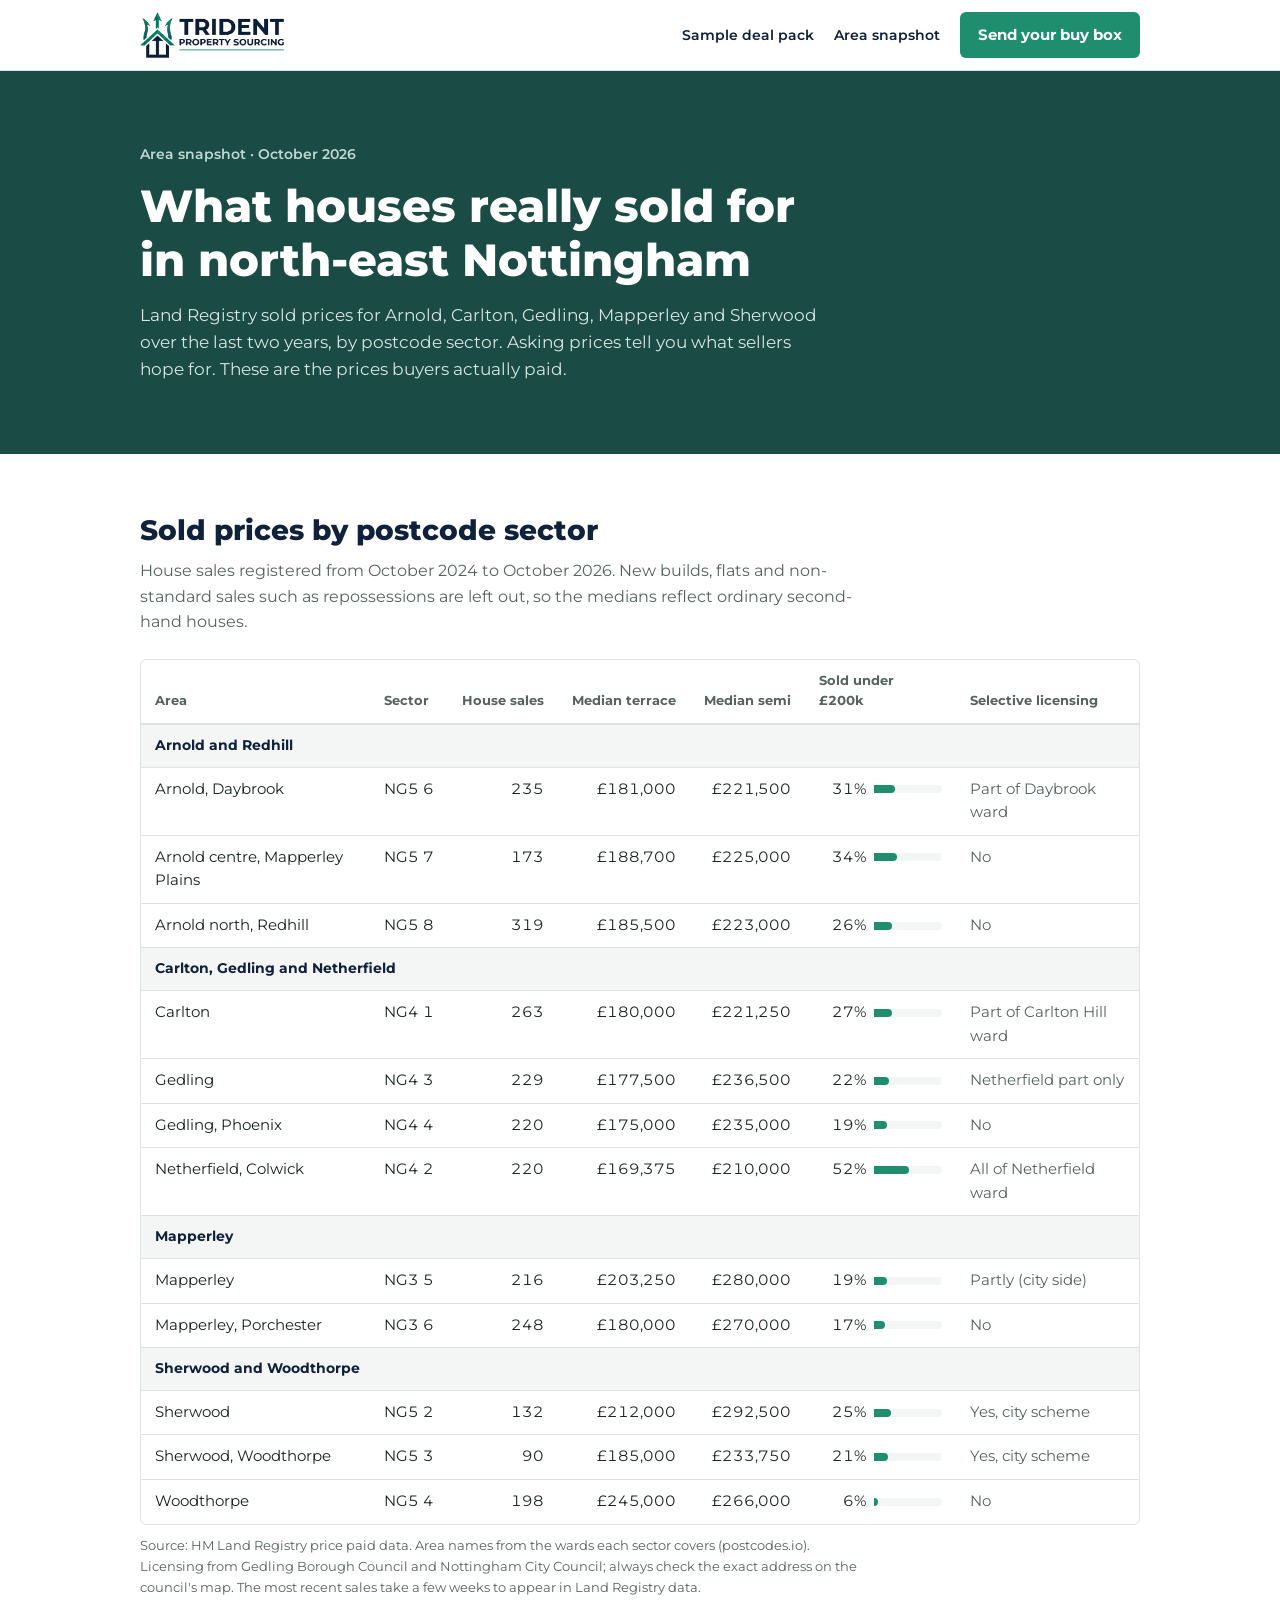
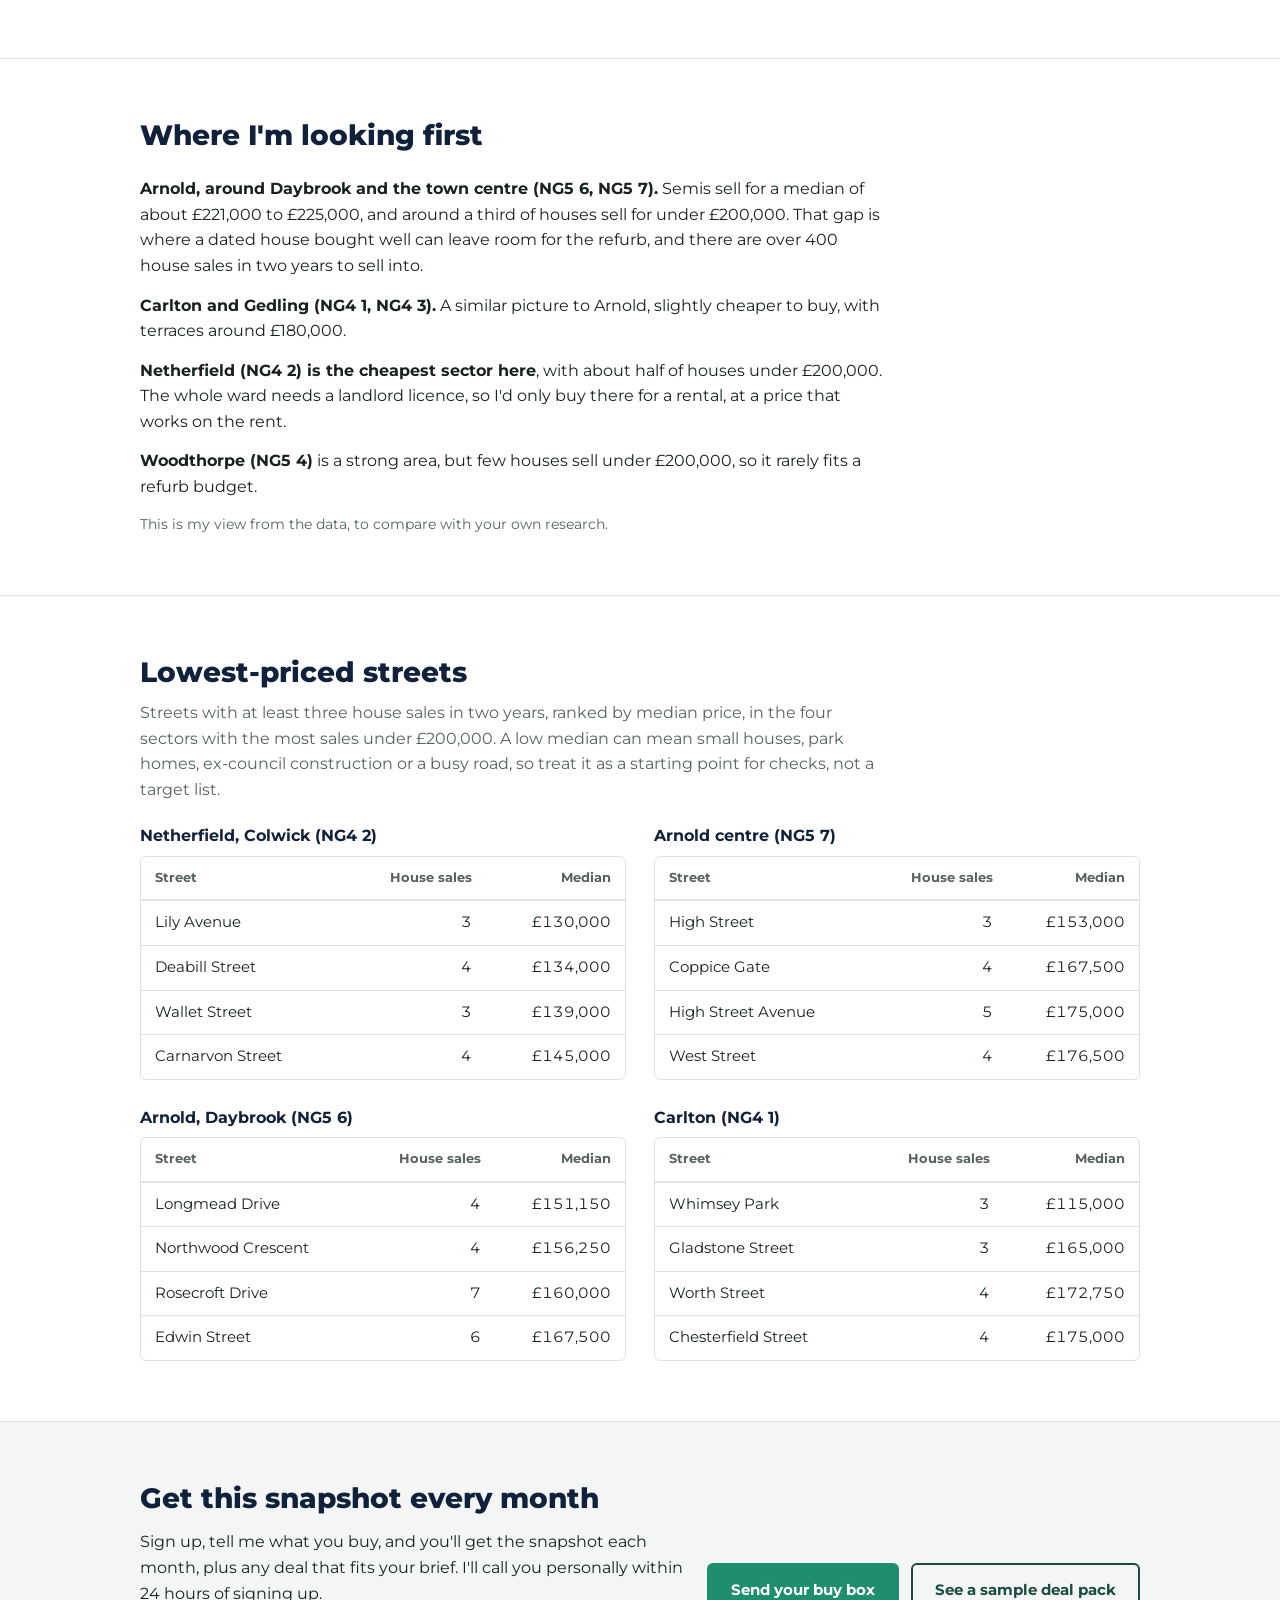
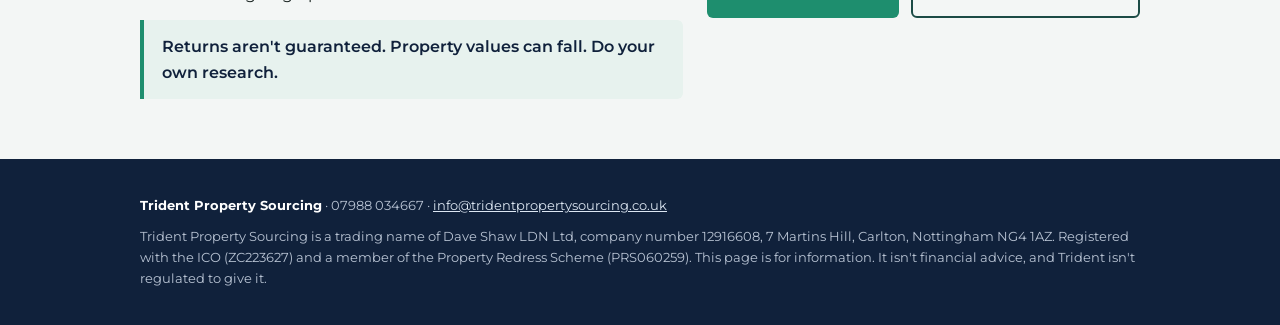
<file: area-snapshot/index.html>
<!doctype html>
<html lang="en-GB">
<head>
<meta charset="utf-8">
<meta name="viewport" content="width=device-width, initial-scale=1">
<title>Area snapshot: north-east Nottingham | Trident Property Sourcing</title>
<meta name="description" content="What houses really sold for in Arnold, Carlton, Gedling, Mapperley and Sherwood over the last two years, from Land Registry.">
<meta property="og:title" content="Area snapshot: north-east Nottingham">
<meta property="og:description" content="What houses really sold for in Arnold, Carlton, Gedling, Mapperley and Sherwood over the last two years, from Land Registry.">
<meta property="og:image" content="https://www.tridentpropertysourcing.co.uk/img/logo.png">
<meta property="og:url" content="https://www.tridentpropertysourcing.co.uk/area-snapshot/">
<link rel="icon" type="image/png" href="../img/icon.png">
<link rel="preconnect" href="https://fonts.googleapis.com">
<link rel="preconnect" href="https://fonts.gstatic.com" crossorigin>
<link rel="stylesheet" href="https://fonts.googleapis.com/css2?family=Montserrat:wght@400;500;600;700;800&display=swap">
<link rel="stylesheet" href="../css/page.css">
</head>
<body>
<header class="top">
  <div class="wrap">
    <a href="../" aria-label="Trident Property Sourcing home"><img src="../img/logo.png" alt="Trident Property Sourcing"></a>
    <nav aria-label="Main">
      <a href="../sample-deal/">Sample deal pack</a>
      <a href="../area-snapshot/">Area snapshot</a>
      <a class="btn btn-primary" href="../buy-box/?src=snapshot" data-cta="snapshot-nav">Send your buy box</a>
    </nav>
  </div>
</header>
<main>

<div class="head"><div class="wrap">
  <span class="kicker">Area snapshot &middot; October 2026</span>
  <h1>What houses really sold for in north-east Nottingham</h1>
  <p>Land Registry sold prices for Arnold, Carlton, Gedling, Mapperley and Sherwood over the last two years, by postcode sector. Asking prices tell you what sellers hope for. These are the prices buyers actually paid.</p>
</div></div>

<section><div class="wrap">
  <div class="sec-head">
    <h2>Sold prices by postcode sector</h2>
    <p class="muted">House sales registered from October 2024 to October 2026. New builds, flats and non-standard sales such as repossessions are left out, so the medians reflect ordinary second-hand houses.</p>
  </div>
  <div class="tbl-wrap"><table class="t">
    <thead><tr><th>Area</th><th>Sector</th><th class="n">House sales</th><th class="n">Median terrace</th><th class="n">Median semi</th><th style="min-width:150px">Sold under £200k</th><th>Selective licensing</th></tr></thead>
    <tbody><tr class="group"><td colspan="7">Arnold and Redhill</td></tr><tr><td>Arnold, Daybrook</td><td style="white-space:nowrap">NG5 6</td><td class="n">235</td><td class="n">£181,000</td><td class="n">£221,500</td>
<td><div class="share"><span class="n">31%</span><span class="track" aria-hidden="true"><i style="width:31%"></i></span></div></td><td class="dim">Part of Daybrook ward</td></tr><tr><td>Arnold centre, Mapperley Plains</td><td style="white-space:nowrap">NG5 7</td><td class="n">173</td><td class="n">£188,700</td><td class="n">£225,000</td>
<td><div class="share"><span class="n">34%</span><span class="track" aria-hidden="true"><i style="width:34%"></i></span></div></td><td class="dim">No</td></tr><tr><td>Arnold north, Redhill</td><td style="white-space:nowrap">NG5 8</td><td class="n">319</td><td class="n">£185,500</td><td class="n">£223,000</td>
<td><div class="share"><span class="n">26%</span><span class="track" aria-hidden="true"><i style="width:26%"></i></span></div></td><td class="dim">No</td></tr><tr class="group"><td colspan="7">Carlton, Gedling and Netherfield</td></tr><tr><td>Carlton</td><td style="white-space:nowrap">NG4 1</td><td class="n">263</td><td class="n">£180,000</td><td class="n">£221,250</td>
<td><div class="share"><span class="n">27%</span><span class="track" aria-hidden="true"><i style="width:27%"></i></span></div></td><td class="dim">Part of Carlton Hill ward</td></tr><tr><td>Gedling</td><td style="white-space:nowrap">NG4 3</td><td class="n">229</td><td class="n">£177,500</td><td class="n">£236,500</td>
<td><div class="share"><span class="n">22%</span><span class="track" aria-hidden="true"><i style="width:22%"></i></span></div></td><td class="dim">Netherfield part only</td></tr><tr><td>Gedling, Phoenix</td><td style="white-space:nowrap">NG4 4</td><td class="n">220</td><td class="n">£175,000</td><td class="n">£235,000</td>
<td><div class="share"><span class="n">19%</span><span class="track" aria-hidden="true"><i style="width:19%"></i></span></div></td><td class="dim">No</td></tr><tr><td>Netherfield, Colwick</td><td style="white-space:nowrap">NG4 2</td><td class="n">220</td><td class="n">£169,375</td><td class="n">£210,000</td>
<td><div class="share"><span class="n">52%</span><span class="track" aria-hidden="true"><i style="width:52%"></i></span></div></td><td class="dim">All of Netherfield ward</td></tr><tr class="group"><td colspan="7">Mapperley</td></tr><tr><td>Mapperley</td><td style="white-space:nowrap">NG3 5</td><td class="n">216</td><td class="n">£203,250</td><td class="n">£280,000</td>
<td><div class="share"><span class="n">19%</span><span class="track" aria-hidden="true"><i style="width:19%"></i></span></div></td><td class="dim">Partly (city side)</td></tr><tr><td>Mapperley, Porchester</td><td style="white-space:nowrap">NG3 6</td><td class="n">248</td><td class="n">£180,000</td><td class="n">£270,000</td>
<td><div class="share"><span class="n">17%</span><span class="track" aria-hidden="true"><i style="width:17%"></i></span></div></td><td class="dim">No</td></tr><tr class="group"><td colspan="7">Sherwood and Woodthorpe</td></tr><tr><td>Sherwood</td><td style="white-space:nowrap">NG5 2</td><td class="n">132</td><td class="n">£212,000</td><td class="n">£292,500</td>
<td><div class="share"><span class="n">25%</span><span class="track" aria-hidden="true"><i style="width:25%"></i></span></div></td><td class="dim">Yes, city scheme</td></tr><tr><td>Sherwood, Woodthorpe</td><td style="white-space:nowrap">NG5 3</td><td class="n">90</td><td class="n">£185,000</td><td class="n">£233,750</td>
<td><div class="share"><span class="n">21%</span><span class="track" aria-hidden="true"><i style="width:21%"></i></span></div></td><td class="dim">Yes, city scheme</td></tr><tr><td>Woodthorpe</td><td style="white-space:nowrap">NG5 4</td><td class="n">198</td><td class="n">£245,000</td><td class="n">£266,000</td>
<td><div class="share"><span class="n">6%</span><span class="track" aria-hidden="true"><i style="width:6%"></i></span></div></td><td class="dim">No</td></tr></tbody>
  </table></div>
  <p class="t-note">Source: HM Land Registry price paid data. Area names from the wards each sector covers (postcodes.io). Licensing from Gedling Borough Council and Nottingham City Council; always check the exact address on the council's map. The most recent sales take a few weeks to appear in Land Registry data.</p>
</div></section>

<section><div class="wrap">
  <div class="sec-head">
    <h2>Where I'm looking first</h2>
  </div>
  <div class="prose">
    <p><b>Arnold, around Daybrook and the town centre (NG5 6, NG5 7).</b> Semis sell for a median of about £221,000 to £225,000, and around a third of houses sell for under £200,000. That gap is where a dated house bought well can leave room for the refurb, and there are over 400 house sales in two years to sell into.</p>
    <p><b>Carlton and Gedling (NG4 1, NG4 3).</b> A similar picture to Arnold, slightly cheaper to buy, with terraces around £180,000.</p>
    <p><b>Netherfield (NG4 2) is the cheapest sector here</b>, with about half of houses under £200,000. The whole ward needs a landlord licence, so I'd only buy there for a rental, at a price that works on the rent.</p>
    <p><b>Woodthorpe (NG5 4)</b> is a strong area, but few houses sell under £200,000, so it rarely fits a refurb budget.</p>
    <p class="muted small">This is my view from the data, to compare with your own research.</p>
  </div>
</div></section>

<section><div class="wrap">
  <div class="sec-head">
    <h2>Lowest-priced streets</h2>
    <p class="muted">Streets with at least three house sales in two years, ranked by median price, in the four sectors with the most sales under £200,000. A low median can mean small houses, park homes, ex-council construction or a busy road, so treat it as a starting point for checks, not a target list.</p>
  </div>
  <div class="two"><div><h3>Netherfield, Colwick (NG4 2)</h3><div class="tbl-wrap" style="margin-top:10px"><table class="t">
<thead><tr><th>Street</th><th class="n">House sales</th><th class="n">Median</th></tr></thead><tbody><tr><td>Lily Avenue</td><td class="n">3</td><td class="n">£130,000</td></tr><tr><td>Deabill Street</td><td class="n">4</td><td class="n">£134,000</td></tr><tr><td>Wallet Street</td><td class="n">3</td><td class="n">£139,000</td></tr><tr><td>Carnarvon Street</td><td class="n">4</td><td class="n">£145,000</td></tr></tbody></table></div></div><div><h3>Arnold centre (NG5 7)</h3><div class="tbl-wrap" style="margin-top:10px"><table class="t">
<thead><tr><th>Street</th><th class="n">House sales</th><th class="n">Median</th></tr></thead><tbody><tr><td>High Street</td><td class="n">3</td><td class="n">£153,000</td></tr><tr><td>Coppice Gate</td><td class="n">4</td><td class="n">£167,500</td></tr><tr><td>High Street Avenue</td><td class="n">5</td><td class="n">£175,000</td></tr><tr><td>West Street</td><td class="n">4</td><td class="n">£176,500</td></tr></tbody></table></div></div><div><h3>Arnold, Daybrook (NG5 6)</h3><div class="tbl-wrap" style="margin-top:10px"><table class="t">
<thead><tr><th>Street</th><th class="n">House sales</th><th class="n">Median</th></tr></thead><tbody><tr><td>Longmead Drive</td><td class="n">4</td><td class="n">£151,150</td></tr><tr><td>Northwood Crescent</td><td class="n">4</td><td class="n">£156,250</td></tr><tr><td>Rosecroft Drive</td><td class="n">7</td><td class="n">£160,000</td></tr><tr><td>Edwin Street</td><td class="n">6</td><td class="n">£167,500</td></tr></tbody></table></div></div><div><h3>Carlton (NG4 1)</h3><div class="tbl-wrap" style="margin-top:10px"><table class="t">
<thead><tr><th>Street</th><th class="n">House sales</th><th class="n">Median</th></tr></thead><tbody><tr><td>Whimsey Park</td><td class="n">3</td><td class="n">£115,000</td></tr><tr><td>Gladstone Street</td><td class="n">3</td><td class="n">£165,000</td></tr><tr><td>Worth Street</td><td class="n">4</td><td class="n">£172,750</td></tr><tr><td>Chesterfield Street</td><td class="n">4</td><td class="n">£175,000</td></tr></tbody></table></div></div></div>
</div></section>

<section class="cta"><div class="wrap">
  <div class="prose">
    <h2>Get this snapshot every month</h2>
    <p>Sign up, tell me what you buy, and you'll get the snapshot each month, plus any deal that fits your brief. I'll call you personally within 24 hours of signing up.</p>
    <p class="risk">Returns aren't guaranteed. Property values can fall. Do your own research.</p>
  </div>
  <div class="btns">
    <a class="btn btn-primary" href="../buy-box/?src=snapshot" data-cta="snapshot">Send your buy box</a>
    <a class="btn" style="border-color:var(--green);color:var(--green)" href="../sample-deal/" data-cta="snapshot-sample">See a sample deal pack</a>
  </div>
</div></section>

</main>
<footer>
  <div class="wrap">
    <p><b>Trident Property Sourcing</b> &middot; 07988 034667 &middot; <a href="mailto:info@tridentpropertysourcing.co.uk">info@tridentpropertysourcing.co.uk</a></p>
    <p>Trident Property Sourcing is a trading name of Dave Shaw LDN Ltd, company number 12916608, 7 Martins Hill, Carlton, Nottingham NG4 1AZ. Registered with the ICO (ZC223627) and a member of the Property Redress Scheme (PRS060259). This page is for information. It isn't financial advice, and Trident isn't regulated to give it.</p>
  </div>
</footer>
<script>
!function(t,e){var o,n,p,r;e.__SV||(window.posthog=e,e._i=[],e.init=function(i,s,a){function g(t,e){var o=e.split(".");2==o.length&&(t=t[o[0]],e=o[1]),t[e]=function(){t.push([e].concat(Array.prototype.slice.call(arguments,0)))}}(p=t.createElement("script")).type="text/javascript",p.crossOrigin="anonymous",p.async=!0,p.src=s.api_host.replace(".i.posthog.com","-assets.i.posthog.com")+"/static/array.js",(r=t.getElementsByTagName("script")[0]).parentNode.insertBefore(p,r);var u=e;for(void 0!==a?u=e[a]=[]:a="posthog",u.people=u.people||[],u.toString=function(t){var e="posthog";return"posthog"!==a&&(e+="."+a),t||(e+=" (stub)"),e},u.people.toString=function(){return u.toString(1)+".people (stub)"},o="capture identify alias people.set people.set_once set_config register register_once unregister opt_out_capturing has_opted_out_capturing opt_in_capturing reset isFeatureEnabled onFeatureFlags getFeatureFlag getFeatureFlagPayload reloadFeatureFlags group updateEarlyAccessFeatureEnrollment getEarlyAccessFeatures getActiveMatchingSurveys getSurveys onSessionId".split(" "),n=0;n<o.length;n++)g(u,o[n]);e._i.push([i,s,a])},e.__SV=1)}(document,window.posthog||[]);
posthog.init('phc_ygkkBLddQZdeb4ZPB33LeewcipHcL5bQSPHJghhtKnr3', { api_host: 'https://eu.i.posthog.com', persistence: 'memory', disable_session_recording: true, autocapture: false, capture_pageview: true, person_profiles: 'never' });
posthog.register({ src: 'snapshot-page' });
document.addEventListener('click', function (e) {
  var a = e.target.closest && e.target.closest('a[data-cta]');
  if (a) posthog.capture(a.getAttribute('href').indexOf('buy-box') >= 0 ? 'join_click' : 'page_link_click', { where: a.getAttribute('data-cta') });
});
</script>
</body>
</html>
</file>
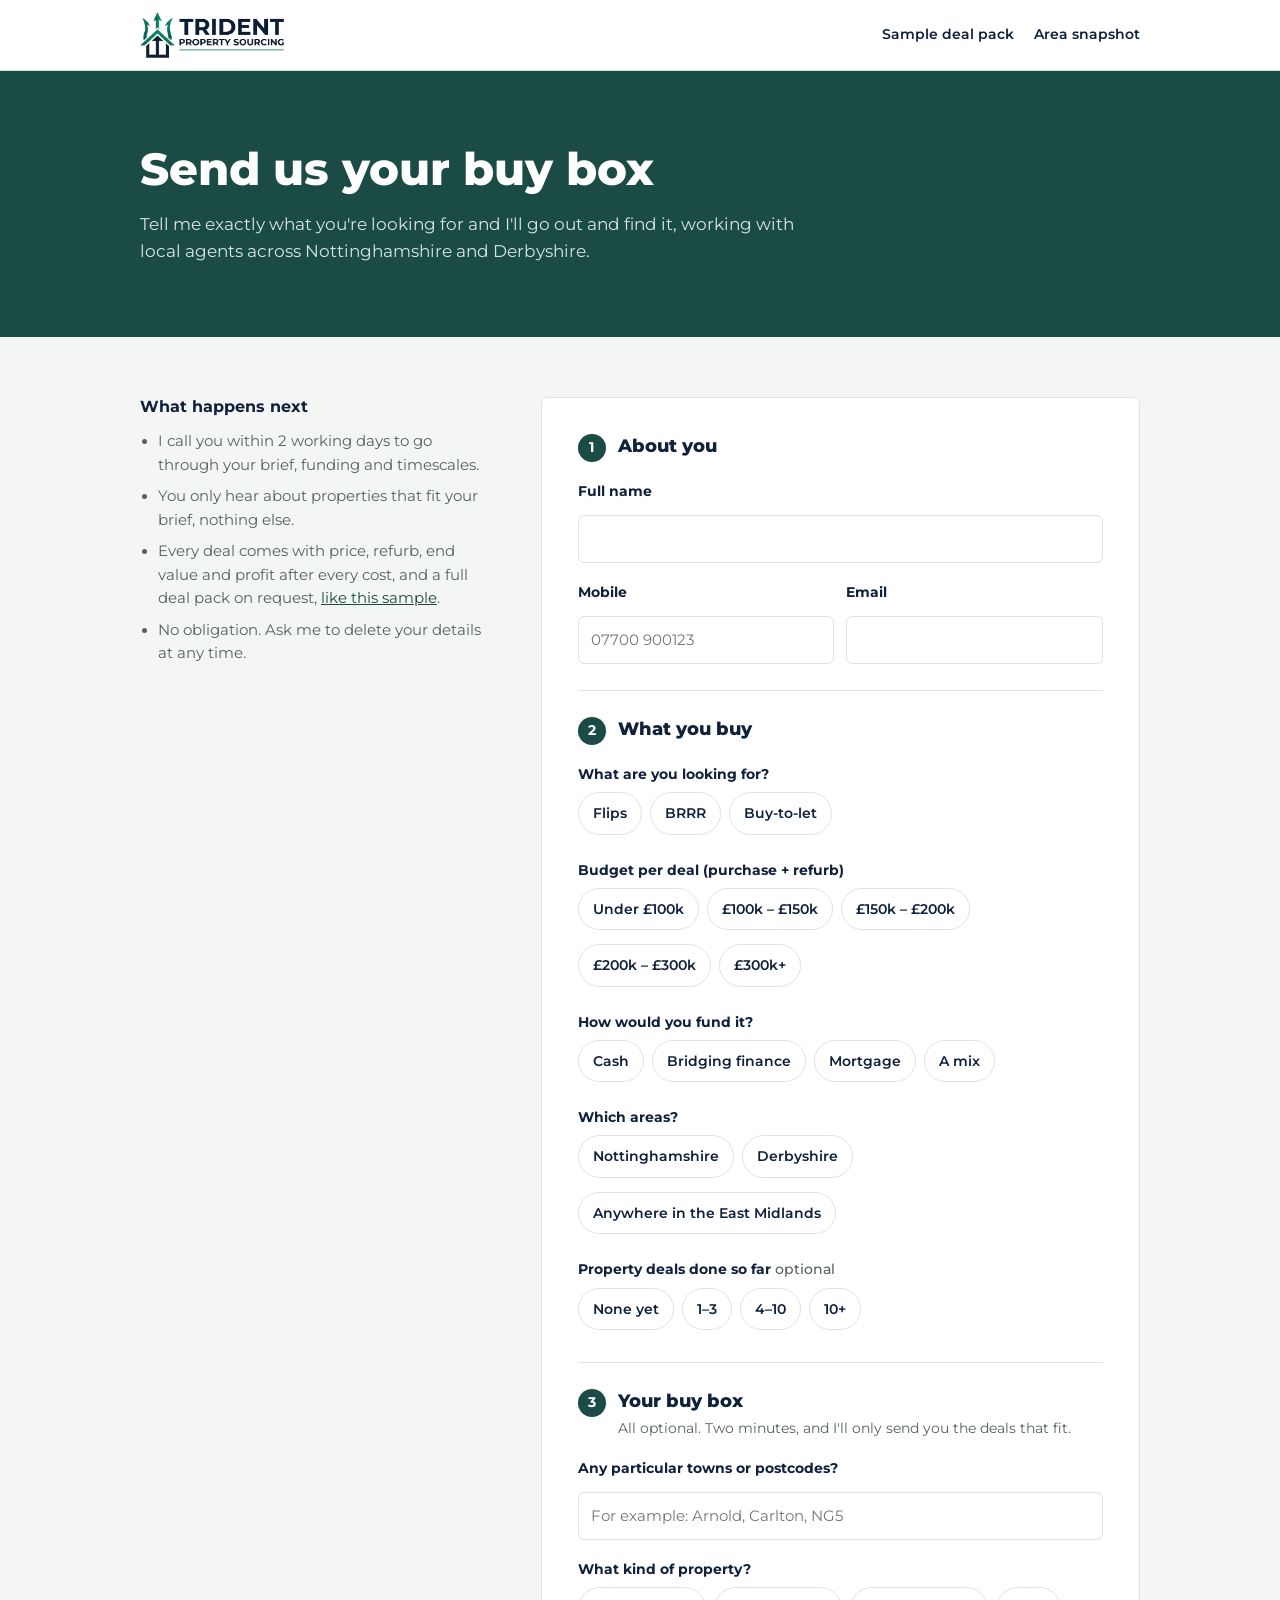
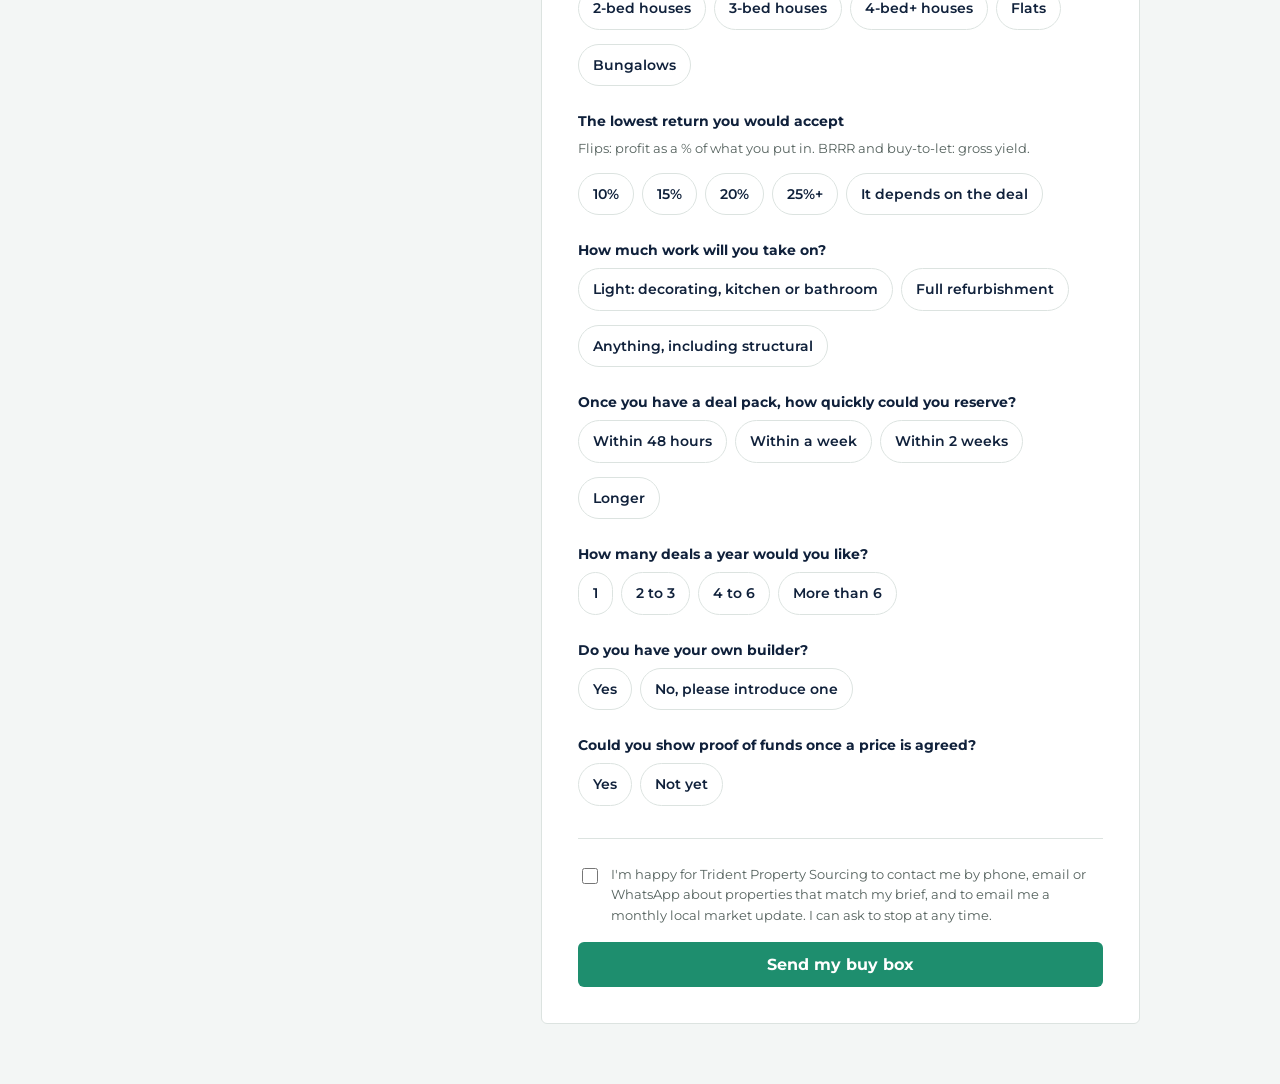
<file: buy-box/index.html>
<!doctype html>
<html lang="en-GB">
<head>
<meta charset="utf-8">
<meta name="viewport" content="width=device-width, initial-scale=1">
<title>Send your buy box | Trident Property Sourcing</title>
<meta name="description" content="Tell Trident Property Sourcing what you buy and I'll find it, working with local agents across Nottinghamshire and Derbyshire.">
<meta property="og:title" content="Send your buy box to Trident Property Sourcing">
<meta property="og:description" content="Tell me what you buy and I'll find it, working with local agents across Nottinghamshire and Derbyshire.">
<meta property="og:image" content="https://www.tridentpropertysourcing.co.uk/img/logo.png">
<meta property="og:url" content="https://www.tridentpropertysourcing.co.uk/buy-box/">
<link rel="icon" type="image/png" href="../img/icon.png">
<link rel="preconnect" href="https://fonts.googleapis.com">
<link rel="preconnect" href="https://fonts.gstatic.com" crossorigin>
<link rel="stylesheet" href="https://fonts.googleapis.com/css2?family=Montserrat:wght@400;500;600;700;800&display=swap">
<link rel="stylesheet" href="../css/page.css">
<style>
  /* sign-up form (posts to the Google Form behind the scenes) */
  #join-form { display: grid; gap: 16px; }
  .field { display: grid; gap: 6px; border: 0; padding: 0; margin: 0; min-width: 0; }
  .field label, .field legend { font-size: .82rem; font-weight: 700; color: var(--navy); padding: 0; margin-bottom: 6px; }
  .opt-tag { font-weight: 500; color: var(--muted); }
  .hint { margin: -2px 0 8px; }
  .field input[type=text], .field input:not([type]), .field input[type=tel], .field input[type=email] {
    width: 100%; font: inherit; font-size: .95rem; padding: 11px 12px; border: 1.5px solid var(--line); border-radius: var(--radius); background: var(--white); color: var(--ink); }
  .field input:focus { outline: none; border-color: var(--teal); box-shadow: 0 0 0 3px var(--teal-tint); }
  .row2 { display: grid; grid-template-columns: 1fr 1fr; gap: 12px; }
  .opts { display: flex; flex-wrap: wrap; gap: 8px; }
  .opt { position: relative; cursor: pointer; }
  .opt input { position: absolute; opacity: 0; width: 1px; height: 1px; }
  .opt span { display: inline-block; padding: 8px 12px; border: 1.5px solid var(--line); border-radius: 999px; font-size: .85rem; font-weight: 600; color: var(--navy); transition: background .12s, border-color .12s; }
  .opt input:checked + span { background: var(--green); border-color: var(--green); color: var(--white); }
  .opt input:focus-visible + span { outline: 3px solid var(--teal); outline-offset: 2px; }
  .consent { display: grid; grid-template-columns: auto 1fr; gap: 10px; align-items: start; font-size: .8rem; color: var(--muted); cursor: pointer; }
  .consent input { margin-top: 3px; accent-color: var(--green); width: 16px; height: 16px; }
  .form-error { background: #FDEEE6; color: #A8431F; border-radius: var(--radius); padding: 10px 12px; font-size: .85rem; font-weight: 600; }
  .submit { width: 100%; border: 0; cursor: pointer; font-family: inherit; font-size: 1rem; }
  .submit[disabled] { opacity: .7; cursor: progress; }
  .done { display: grid; gap: 12px; text-align: center; padding: 18px 6px; }
  .done h3 { font-size: 1.3rem; }
  .done p { color: var(--muted) !important; }
  .btn-wa { background: #1FAF54; color: var(--white); }
  .btn-wa:hover { background: #189446; }

  [hidden] { display: none !important; }
  .bb-page { background: var(--band); border-bottom: 0; }
  .bb-grid { display: grid; grid-template-columns: minmax(0, 1fr) minmax(0, 1.7fr); gap: clamp(24px, 4vw, 48px); align-items: start; }
  .bb-side { position: sticky; top: 96px; display: grid; gap: 14px; }
  .bb-side ul { margin: 0; padding-left: 18px; display: grid; gap: 8px; color: var(--muted); font-size: .92rem; }
  .bb-card { background: var(--white); border: 1px solid var(--line); border-radius: var(--radius); padding: clamp(20px, 4vw, 36px); min-width: 0; }
  #join-form { gap: 0; }
  .step { display: grid; gap: 18px; padding-block: 26px; border-top: 1px solid var(--line); }
  .step:first-child { padding-top: 0; border-top: 0; }
  .step-head { display: grid; grid-template-columns: auto 1fr; column-gap: 12px; align-items: baseline; }
  .step-head b { display: inline-grid; place-items: center; width: 28px; height: 28px; border-radius: 50%; background: var(--green); color: var(--white); font-size: .85rem; }
  .step-head h2 { font-size: 1.15rem; }
  .step-head p { grid-column: 2; font-size: .86rem; color: var(--muted); }
  .field label, .field legend { font-size: .9rem; }
  .opt span { font-size: .88rem; padding: 9px 14px; }
  .hint { font-size: .82rem; color: var(--muted); margin: -2px 0 8px; }
  .send { display: grid; gap: 16px; padding-top: 26px; border-top: 1px solid var(--line); }
  .done { padding: 24px 6px; }
  @media (max-width: 860px) { .bb-grid { grid-template-columns: 1fr; } .bb-side { position: static; } }
  @media (max-width: 420px) { .row2 { grid-template-columns: 1fr; } }
</style>
</head>
<body>
<header class="top">
  <div class="wrap">
    <a href="../" aria-label="Trident Property Sourcing home"><img src="../img/logo.png" alt="Trident Property Sourcing"></a>
    <nav aria-label="Main">
      <a href="../sample-deal/">Sample deal pack</a>
      <a href="../area-snapshot/">Area snapshot</a>
    </nav>
  </div>
</header>
<main>
<div class="head"><div class="wrap">
  <h1>Send us your buy box</h1>
  <p>Tell me exactly what you're looking for and I'll go out and find it, working with local agents across Nottinghamshire and Derbyshire.</p>
</div></div>

<section class="bb-page"><div class="wrap bb-grid">
  <aside class="bb-side">
    <h3>What happens next</h3>
    <ul>
      <li>I call you within 2 working days to go through your brief, funding and timescales.</li>
      <li>You only hear about properties that fit your brief, nothing else.</li>
      <li>Every deal comes with price, refurb, end value and profit after every cost, and a full deal pack on request, <a href="../sample-deal/">like this sample</a>.</li>
      <li>No obligation. Ask me to delete your details at any time.</li>
    </ul>
  </aside>
  <div class="bb-card">
    <iframe name="gform_sink" id="gform_sink" title="Form submission" hidden></iframe>
    <form id="join-form" action="https://docs.google.com/forms/d/e/1FAIpQLSeNWYK0MImg9yibmczs9jKRdMTMSLeTGTR6sQmM5qCVyDrOBw/formResponse" method="POST" target="gform_sink" novalidate>
      <div class="step">
        <div class="step-head"><b>1</b><h2>About you</h2></div>

          <div class="field"><label for="f-name">Full name</label><input id="f-name" name="entry.607198457" autocomplete="name" required></div>
          <div class="row2">
            <div class="field"><label for="f-mobile">Mobile</label><input id="f-mobile" name="entry.1265290433" type="tel" autocomplete="tel" inputmode="tel" pattern="[+0-9 ()\-]{10,18}" placeholder="07700 900123" required></div>
            <div class="field"><label for="f-email">Email</label><input id="f-email" name="entry.1144745886" type="email" autocomplete="email" required></div>
          </div>
      </div>
      <div class="step">
        <div class="step-head"><b>2</b><h2>What you buy</h2></div>
          <fieldset class="field" data-required="strategy"><legend>What are you looking for?</legend>
            <div class="opts"><label class="opt"><input type="checkbox" name="entry.1683800293" value="Flips (buy, refurbish, sell)" data-group="strategy"><span>Flips</span></label><label class="opt"><input type="checkbox" name="entry.1683800293" value="BRRR (buy, refurbish, refinance, rent)" data-group="strategy"><span>BRRR</span></label><label class="opt"><input type="checkbox" name="entry.1683800293" value="Buy-to-let (ready to rent)" data-group="strategy"><span>Buy-to-let</span></label></div></fieldset>
          <fieldset class="field"><legend>Budget per deal (purchase + refurb)</legend>
            <div class="opts"><label class="opt"><input type="radio" name="entry.919230414" value="Under £100k" required><span>Under £100k</span></label><label class="opt"><input type="radio" name="entry.919230414" value="£100k – £150k" ><span>£100k – £150k</span></label><label class="opt"><input type="radio" name="entry.919230414" value="£150k – £200k" ><span>£150k – £200k</span></label><label class="opt"><input type="radio" name="entry.919230414" value="£200k – £300k" ><span>£200k – £300k</span></label><label class="opt"><input type="radio" name="entry.919230414" value="£300k+" ><span>£300k+</span></label></div></fieldset>
          <fieldset class="field"><legend>How would you fund it?</legend>
            <div class="opts"><label class="opt"><input type="radio" name="entry.1057847358" value="Cash" required><span>Cash</span></label><label class="opt"><input type="radio" name="entry.1057847358" value="Bridging finance" ><span>Bridging finance</span></label><label class="opt"><input type="radio" name="entry.1057847358" value="Mortgage" ><span>Mortgage</span></label><label class="opt"><input type="radio" name="entry.1057847358" value="A mix" ><span>A mix</span></label></div></fieldset>
          <fieldset class="field" data-required="areas"><legend>Which areas?</legend>
            <div class="opts"><label class="opt"><input type="checkbox" name="entry.973325292" value="Nottinghamshire" data-group="areas"><span>Nottinghamshire</span></label><label class="opt"><input type="checkbox" name="entry.973325292" value="Derbyshire" data-group="areas"><span>Derbyshire</span></label><label class="opt"><input type="checkbox" name="entry.973325292" value="Anywhere in the East Midlands" data-group="areas"><span>Anywhere in the East Midlands</span></label></div></fieldset>
          <fieldset class="field"><legend>Property deals done so far <span class="opt-tag">optional</span></legend>
            <div class="opts"><label class="opt"><input type="radio" name="entry.356470785" value="None yet - this would be my first"><span>None yet</span></label><label class="opt"><input type="radio" name="entry.356470785" value="1 – 3" ><span>1–3</span></label><label class="opt"><input type="radio" name="entry.356470785" value="4 – 10" ><span>4–10</span></label><label class="opt"><input type="radio" name="entry.356470785" value="More than 10" ><span>10+</span></label></div></fieldset>
      </div>
      <div class="step">
        <div class="step-head"><b>3</b><h2>Your buy box</h2><p>All optional. Two minutes, and I'll only send you the deals that fit.</p></div>
          <div class="field"><label for="f-towns">Any particular towns or postcodes?</label><input id="f-towns" name="entry.728401243" placeholder="For example: Arnold, Carlton, NG5"></div>
          <fieldset class="field"><legend>What kind of property?</legend>
            <div class="opts"><label class="opt"><input type="checkbox" name="entry.461938746" value="2-bed houses"><span>2-bed houses</span></label><label class="opt"><input type="checkbox" name="entry.461938746" value="3-bed houses"><span>3-bed houses</span></label><label class="opt"><input type="checkbox" name="entry.461938746" value="4-bed+ houses"><span>4-bed+ houses</span></label><label class="opt"><input type="checkbox" name="entry.461938746" value="Flats"><span>Flats</span></label><label class="opt"><input type="checkbox" name="entry.461938746" value="Bungalows"><span>Bungalows</span></label></div></fieldset>
          <fieldset class="field"><legend>The lowest return you would accept</legend><p class="hint">Flips: profit as a % of what you put in. BRRR and buy-to-let: gross yield.</p>
            <div class="opts"><label class="opt"><input type="radio" name="entry.1294306536" value="10%"><span>10%</span></label><label class="opt"><input type="radio" name="entry.1294306536" value="15%"><span>15%</span></label><label class="opt"><input type="radio" name="entry.1294306536" value="20%"><span>20%</span></label><label class="opt"><input type="radio" name="entry.1294306536" value="25%+"><span>25%+</span></label><label class="opt"><input type="radio" name="entry.1294306536" value="It depends on the deal"><span>It depends on the deal</span></label></div></fieldset>
          <fieldset class="field"><legend>How much work will you take on?</legend>
            <div class="opts"><label class="opt"><input type="radio" name="entry.1653322760" value="Light: decorating, flooring, kitchen or bathroom"><span>Light: decorating, kitchen or bathroom</span></label><label class="opt"><input type="radio" name="entry.1653322760" value="Full refurbishment"><span>Full refurbishment</span></label><label class="opt"><input type="radio" name="entry.1653322760" value="Anything, including structural work"><span>Anything, including structural</span></label></div></fieldset>
          <fieldset class="field"><legend>Once you have a deal pack, how quickly could you reserve?</legend>
            <div class="opts"><label class="opt"><input type="radio" name="entry.1705696268" value="Within 48 hours"><span>Within 48 hours</span></label><label class="opt"><input type="radio" name="entry.1705696268" value="Within a week"><span>Within a week</span></label><label class="opt"><input type="radio" name="entry.1705696268" value="Within 2 weeks"><span>Within 2 weeks</span></label><label class="opt"><input type="radio" name="entry.1705696268" value="Longer"><span>Longer</span></label></div></fieldset>
          <fieldset class="field"><legend>How many deals a year would you like?</legend>
            <div class="opts"><label class="opt"><input type="radio" name="entry.1421148214" value="1"><span>1</span></label><label class="opt"><input type="radio" name="entry.1421148214" value="2 to 3"><span>2 to 3</span></label><label class="opt"><input type="radio" name="entry.1421148214" value="4 to 6"><span>4 to 6</span></label><label class="opt"><input type="radio" name="entry.1421148214" value="More than 6"><span>More than 6</span></label></div></fieldset>
          <fieldset class="field"><legend>Do you have your own builder?</legend>
            <div class="opts"><label class="opt"><input type="radio" name="entry.2082257353" value="Yes"><span>Yes</span></label><label class="opt"><input type="radio" name="entry.2082257353" value="No, please introduce one"><span>No, please introduce one</span></label></div></fieldset>
          <fieldset class="field"><legend>Could you show proof of funds once a price is agreed?</legend>
            <div class="opts"><label class="opt"><input type="radio" name="entry.1658891521" value="Yes"><span>Yes</span></label><label class="opt"><input type="radio" name="entry.1658891521" value="Not yet"><span>Not yet</span></label></div></fieldset>
      </div>
      <div class="send">
          <input type="hidden" id="f-src" name="entry.422427125" value="Website"><input type="hidden" id="f-src-other" name="entry.422427125.other_option_response" value="" disabled>
          <label class="consent"><input type="checkbox" id="f-consent" name="entry.1447452174" value="I'm happy for Trident Property Sourcing to contact me by phone, email or WhatsApp about properties that match my brief, and to email me a monthly local market update. I can ask to stop at any time." required><span>I'm happy for Trident Property Sourcing to contact me by phone, email or WhatsApp about properties that match my brief, and to email me a monthly local market update. I can ask to stop at any time.</span></label>
          <p class="form-error" id="form-error" role="alert" hidden></p>
          <button class="btn btn-primary submit" type="submit" id="join-submit">Send my buy box</button>
              </div>
    </form>
    <div class="done" id="join-done" hidden tabindex="-1">
      <h3>Thanks, I've got your buy box</h3>
      <p>I'll call you within 2 working days to go through your brief, funding and timescales. While you wait, here's how a deal pack looks.</p>
      <a class="btn btn-primary" href="../sample-deal/" data-cta="signed-up">See the sample deal pack</a>
    </div>
  </div>
</div></section>
</main>
<script>
(function () {
  var form = document.getElementById('join-form'), sink = document.getElementById('gform_sink');
  var err = document.getElementById('form-error'), btn = document.getElementById('join-submit'), done = document.getElementById('join-done');
  var submitted = false;
  function fail(msg, el) { err.textContent = msg; err.hidden = false; if (el) el.focus(); }
  form.addEventListener('submit', function (e) {
    err.hidden = true;
    var fields = [['f-name', 'Please enter your name.'], ['f-mobile', 'Please enter a mobile number, e.g. 07700 900123.'], ['f-email', 'Please enter a valid email address.']];
    for (var i = 0; i < fields.length; i++) { var el = document.getElementById(fields[i][0]); if (!el.checkValidity()) { e.preventDefault(); return fail(fields[i][1], el); } }
    var groups = [['strategy', 'Choose what you\'re looking for.'], ['areas', 'Choose at least one area.']];
    for (var g = 0; g < groups.length; g++) { if (!form.querySelector('input[data-group="' + groups[g][0] + '"]:checked')) { e.preventDefault(); return fail(groups[g][1], form.querySelector('input[data-group="' + groups[g][0] + '"]')); } }
    var radioNames = [['entry.919230414', 'Choose a budget.'], ['entry.1057847358', 'Choose how you\'d fund it.']];
    for (var r = 0; r < radioNames.length; r++) { if (!form.querySelector('input[name="' + radioNames[r][0] + '"]:checked')) { e.preventDefault(); return fail(radioNames[r][1], form.querySelector('input[name="' + radioNames[r][0] + '"]')); } }
    if (!document.getElementById('f-consent').checked) { e.preventDefault(); return fail('Please tick the box to agree to be contacted.', document.getElementById('f-consent')); }
    submitted = true; btn.disabled = true; btn.textContent = 'Sending…';
  });
  sink.addEventListener('load', function () {
    if (!submitted) return;
    form.hidden = true; done.hidden = false; done.focus();
  });
})();
</script>
<script>
/* Where did this visitor come from? Links shared as ?src=fb | wa | partner | event
   (or ?src=anything-else) set the sign-up form's "How did you hear about us?". */
(function () {
  var map = { fb: 'Facebook', facebook: 'Facebook', partner: 'Recommended by someone', ref: 'Recommended by someone', event: 'Property event / networking' };
  var src = '';
  try { src = (new URLSearchParams(location.search).get('src') || sessionStorage.getItem('src') || '').toLowerCase().replace(/[^a-z0-9_-]/g, '').slice(0, 30); if (src) sessionStorage.setItem('src', src); } catch (e) {}
  window.tridentSrc = src || 'direct';
  var main = document.getElementById('f-src'), other = document.getElementById('f-src-other');
  if (!main || !src) return;
  if (map[src]) { main.value = map[src]; }
  else { main.value = '__other_option__'; other.value = 'Website (' + src + ')'; other.disabled = false; }
})();

/* Anonymous visit counting: no cookies, no personal data (PostHog EU, memory-only). */
!function(t,e){var o,n,p,r;e.__SV||(window.posthog=e,e._i=[],e.init=function(i,s,a){function g(t,e){var o=e.split(".");2==o.length&&(t=t[o[0]],e=o[1]),t[e]=function(){t.push([e].concat(Array.prototype.slice.call(arguments,0)))}}(p=t.createElement("script")).type="text/javascript",p.crossOrigin="anonymous",p.async=!0,p.src=s.api_host.replace(".i.posthog.com","-assets.i.posthog.com")+"/static/array.js",(r=t.getElementsByTagName("script")[0]).parentNode.insertBefore(p,r);var u=e;for(void 0!==a?u=e[a]=[]:a="posthog",u.people=u.people||[],u.toString=function(t){var e="posthog";return"posthog"!==a&&(e+="."+a),t||(e+=" (stub)"),e},u.people.toString=function(){return u.toString(1)+".people (stub)"},o="capture identify alias people.set people.set_once set_config register register_once unregister opt_out_capturing has_opted_out_capturing opt_in_capturing reset isFeatureEnabled onFeatureFlags getFeatureFlag getFeatureFlagPayload reloadFeatureFlags group updateEarlyAccessFeatureEnrollment getEarlyAccessFeatures getActiveMatchingSurveys getSurveys onSessionId".split(" "),n=0;n<o.length;n++)g(u,o[n]);e._i.push([i,s,a])},e.__SV=1)}(document,window.posthog||[]);
posthog.init('phc_ygkkBLddQZdeb4ZPB33LeewcipHcL5bQSPHJghhtKnr3', { api_host: 'https://eu.i.posthog.com', persistence: 'memory', disable_session_recording: true, autocapture: false, capture_pageview: true, person_profiles: 'never' });
posthog.register({ src: window.tridentSrc });
(function () {
  var f = document.getElementById('join-form'), sink = document.getElementById('gform_sink'), sent = false;
  if (f) f.addEventListener('submit', function () { setTimeout(function () { if (document.getElementById('join-submit').disabled) sent = true; }, 0); });
  if (sink) sink.addEventListener('load', function () { if (sent) { posthog.capture('investor_signup'); sent = false; } });
  var started = false;
  if (f) f.addEventListener('focusin', function () { if (!started) { started = true; posthog.capture('signup_form_started'); } });
})();

</script>
</body>
</html>
</file>
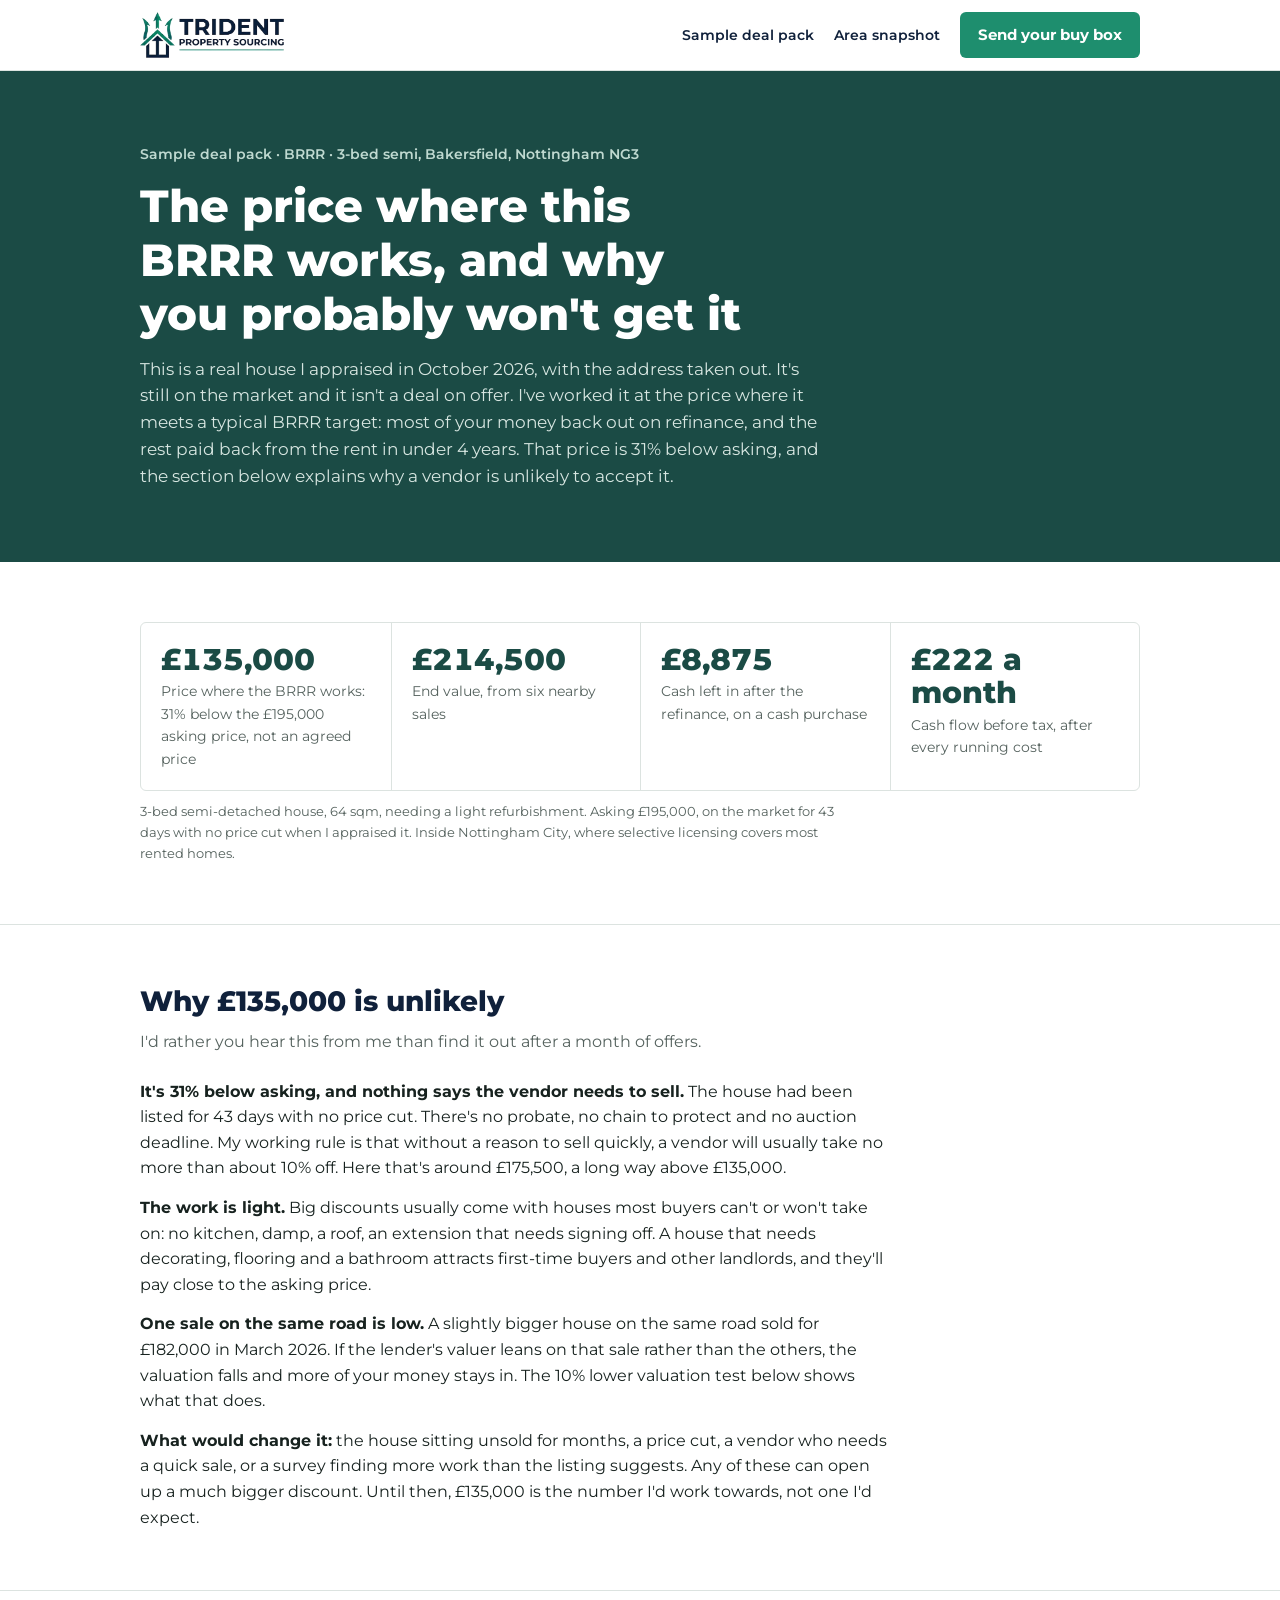
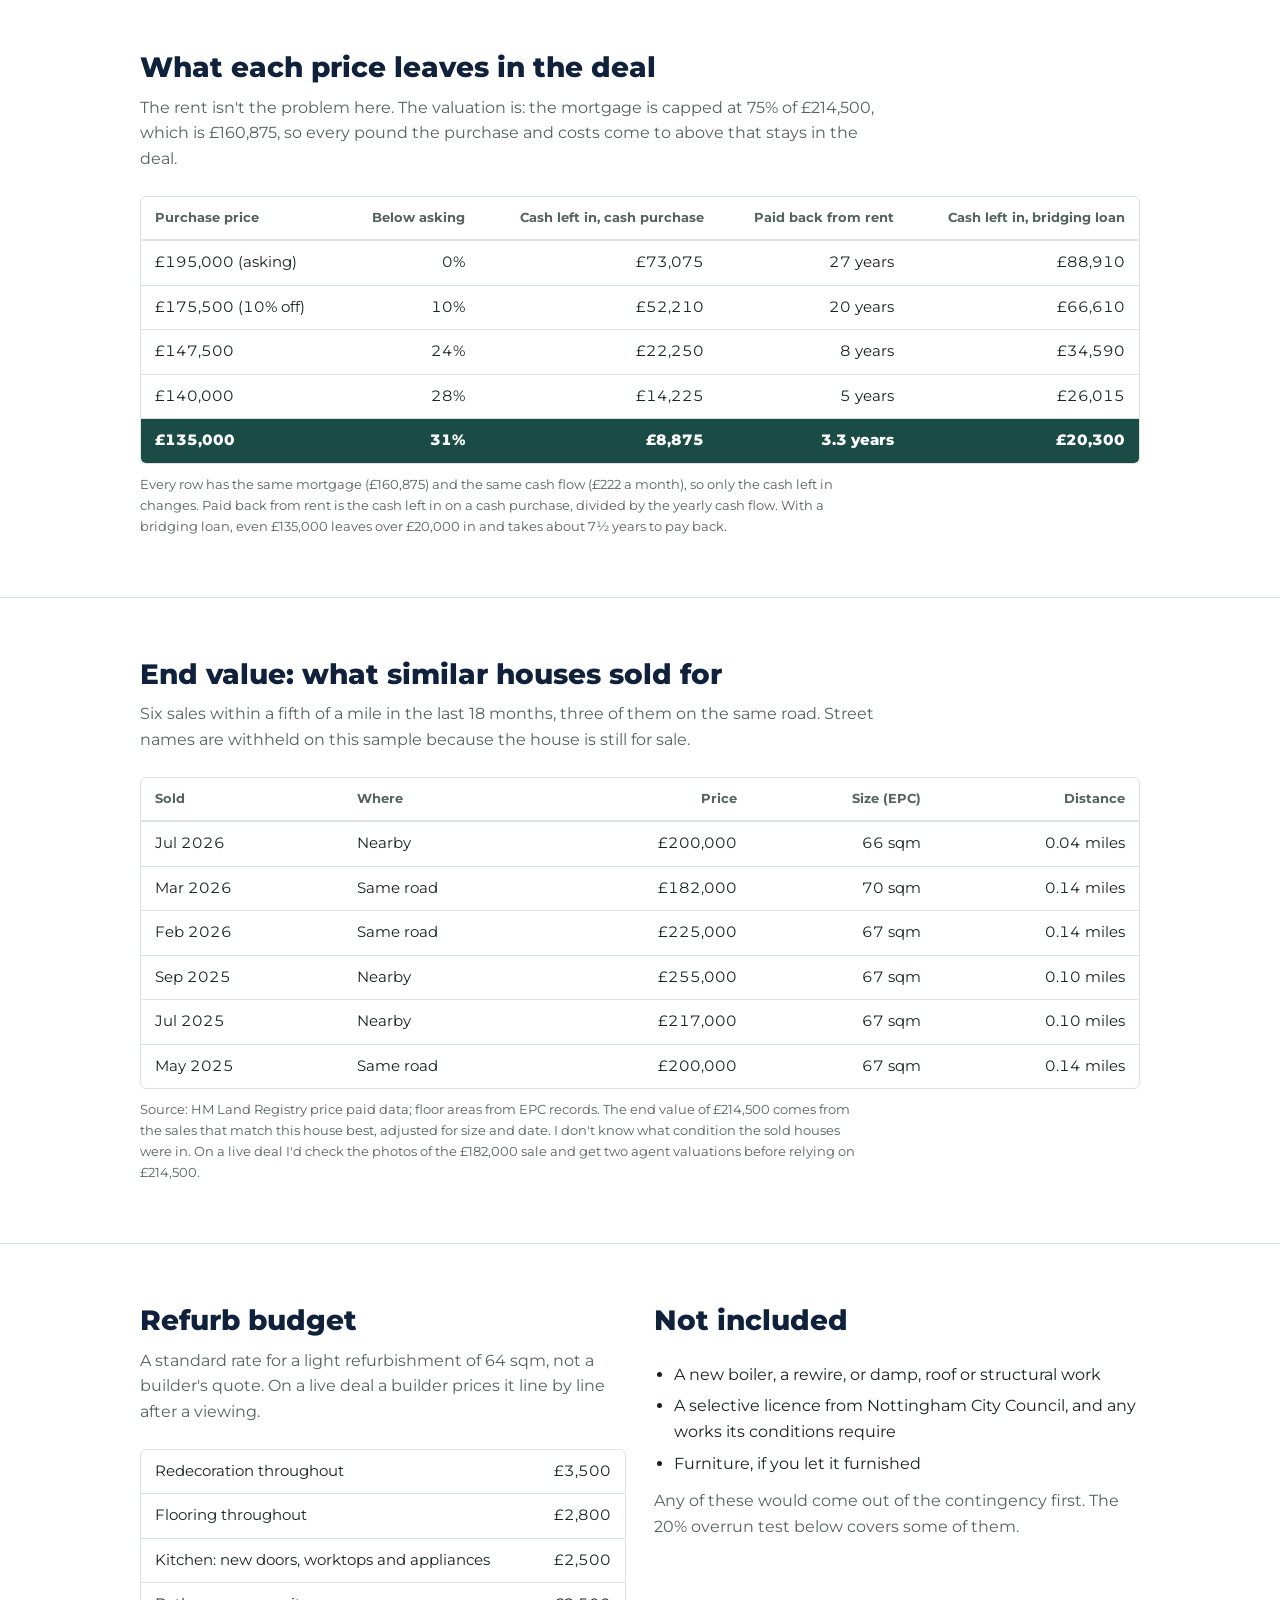
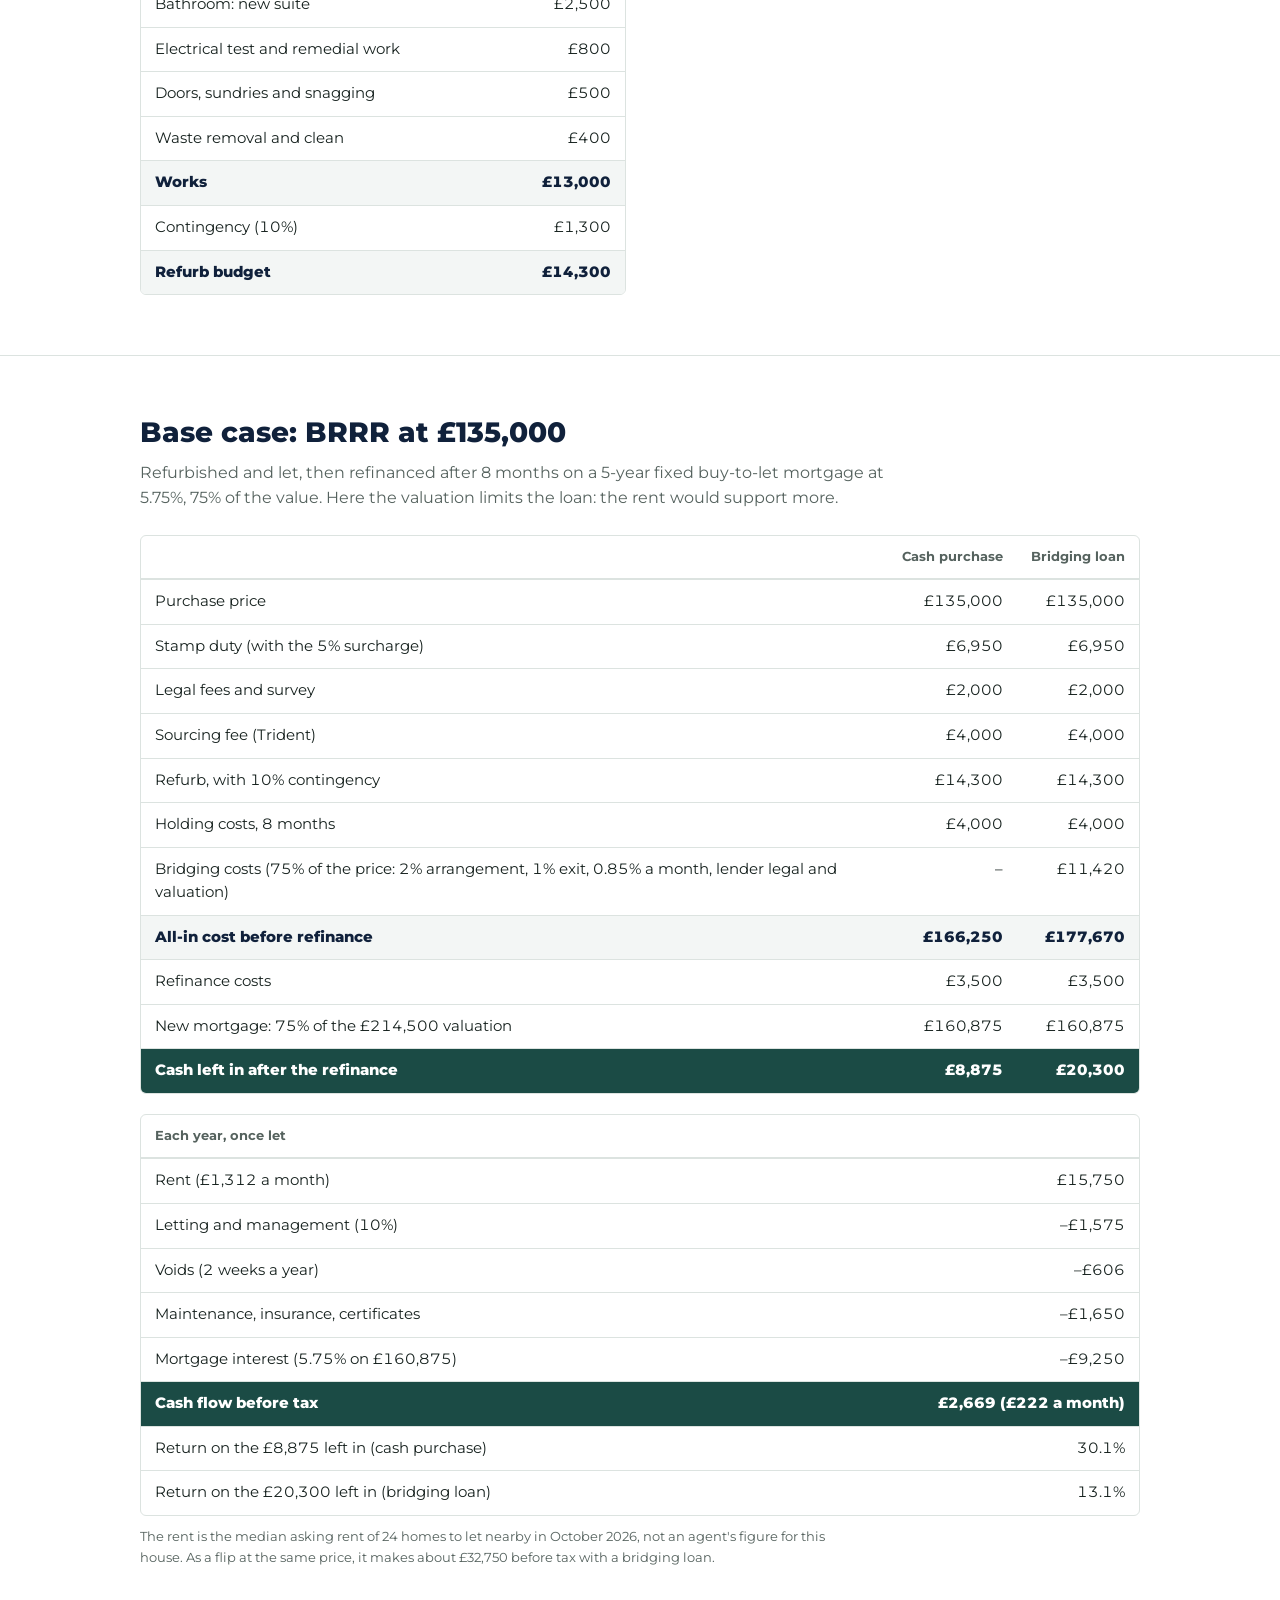
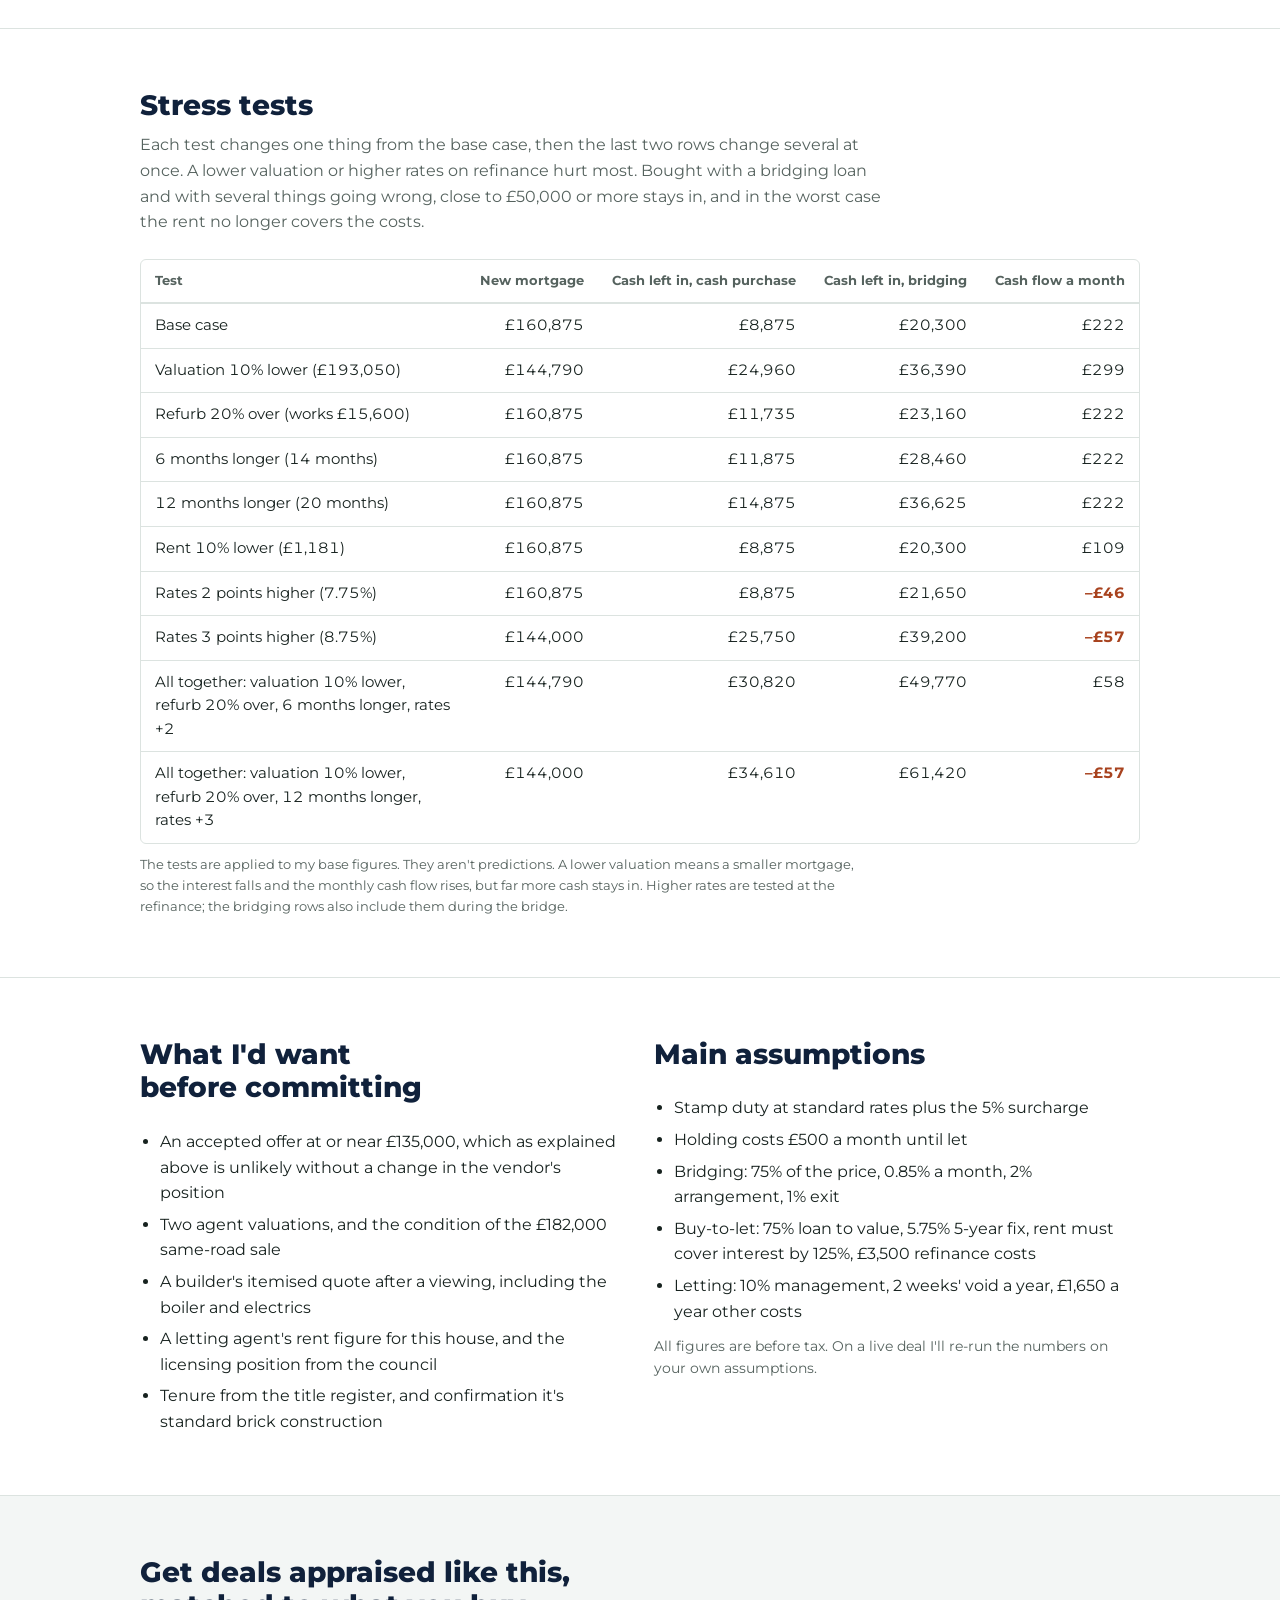
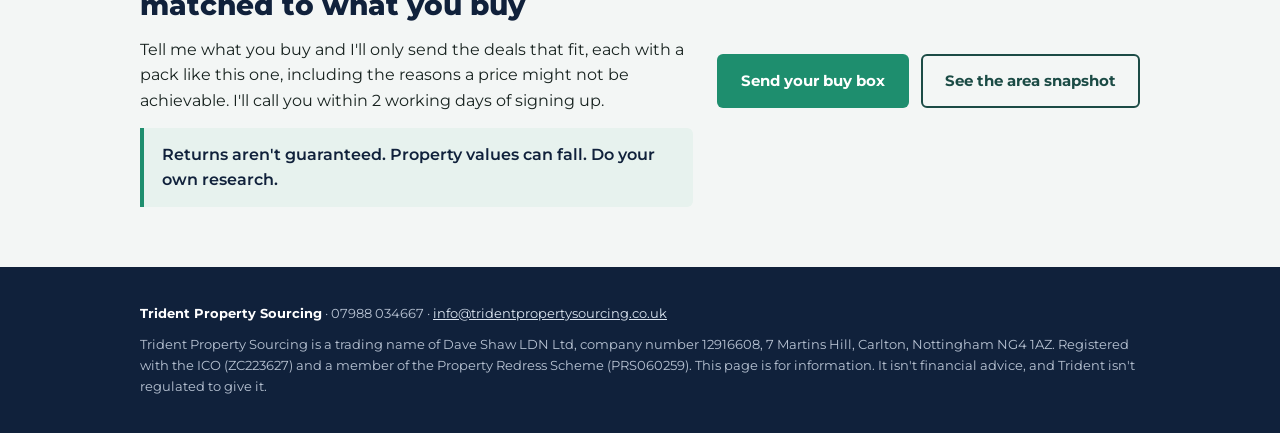
<file: sample-deal/index.html>
<!doctype html>
<html lang="en-GB">
<head>
<meta charset="utf-8">
<meta name="viewport" content="width=device-width, initial-scale=1">
<title>Sample deal pack: BRRR, 3-bed semi, Nottingham | Trident Property Sourcing</title>
<meta name="description" content="A real BRRR appraisal with every cost, the price where it works, why that price is unlikely, and stress tests.">
<meta property="og:title" content="Sample deal pack: BRRR, 3-bed semi, Nottingham">
<meta property="og:description" content="A real BRRR appraisal with every cost, the price where it works, why that price is unlikely, and stress tests.">
<meta property="og:image" content="https://www.tridentpropertysourcing.co.uk/img/logo.png">
<meta property="og:url" content="https://www.tridentpropertysourcing.co.uk/sample-deal/">
<link rel="icon" type="image/png" href="../img/icon.png">
<link rel="preconnect" href="https://fonts.googleapis.com">
<link rel="preconnect" href="https://fonts.gstatic.com" crossorigin>
<link rel="stylesheet" href="https://fonts.googleapis.com/css2?family=Montserrat:wght@400;500;600;700;800&display=swap">
<link rel="stylesheet" href="../css/page.css">
</head>
<body>
<header class="top">
  <div class="wrap">
    <a href="../" aria-label="Trident Property Sourcing home"><img src="../img/logo.png" alt="Trident Property Sourcing"></a>
    <nav aria-label="Main">
      <a href="../sample-deal/">Sample deal pack</a>
      <a href="../area-snapshot/">Area snapshot</a>
      <a class="btn btn-primary" href="../buy-box/?src=sample" data-cta="sample-nav">Send your buy box</a>
    </nav>
  </div>
</header>
<main>

<div class="head"><div class="wrap">
  <span class="kicker">Sample deal pack &middot; BRRR &middot; 3-bed semi, Bakersfield, Nottingham NG3</span>
  <h1>The price where this BRRR works, and why you probably won't get it</h1>
  <p>This is a real house I appraised in October 2026, with the address taken out. It's still on the market and it isn't a deal on offer. I've worked it at the price where it meets a typical BRRR target: most of your money back out on refinance, and the rest paid back from the rent in under 4 years. That price is 31% below asking, and the section below explains why a vendor is unlikely to accept it.</p>
</div></div>

<section><div class="wrap">
  <div class="keys">
    <div><b>£135,000</b><span>Price where the BRRR works: 31% below the £195,000 asking price, not an agreed price</span></div>
    <div><b>£214,500</b><span>End value, from six nearby sales</span></div>
    <div><b>£8,875</b><span>Cash left in after the refinance, on a cash purchase</span></div>
    <div><b>£222 a month</b><span>Cash flow before tax, after every running cost</span></div>
  </div>
  <p class="t-note">3-bed semi-detached house, 64 sqm, needing a light refurbishment. Asking £195,000, on the market for 43 days with no price cut when I appraised it. Inside Nottingham City, where selective licensing covers most rented homes.</p>
</div></section>

<section><div class="wrap">
  <div class="sec-head">
    <h2>Why £135,000 is unlikely</h2>
    <p class="muted">I'd rather you hear this from me than find it out after a month of offers.</p>
  </div>
  <div class="prose">
    <p><b>It's 31% below asking, and nothing says the vendor needs to sell.</b> The house had been listed for 43 days with no price cut. There's no probate, no chain to protect and no auction deadline. My working rule is that without a reason to sell quickly, a vendor will usually take no more than about 10% off. Here that's around £175,500, a long way above £135,000.</p>
    <p><b>The work is light.</b> Big discounts usually come with houses most buyers can't or won't take on: no kitchen, damp, a roof, an extension that needs signing off. A house that needs decorating, flooring and a bathroom attracts first-time buyers and other landlords, and they'll pay close to the asking price.</p>
    <p><b>One sale on the same road is low.</b> A slightly bigger house on the same road sold for £182,000 in March 2026. If the lender's valuer leans on that sale rather than the others, the valuation falls and more of your money stays in. The 10% lower valuation test below shows what that does.</p>
    <p><b>What would change it:</b> the house sitting unsold for months, a price cut, a vendor who needs a quick sale, or a survey finding more work than the listing suggests. Any of these can open up a much bigger discount. Until then, £135,000 is the number I'd work towards, not one I'd expect.</p>
  </div>
</div></section>

<section><div class="wrap">
  <div class="sec-head">
    <h2>What each price leaves in the deal</h2>
    <p class="muted">The rent isn't the problem here. The valuation is: the mortgage is capped at 75% of £214,500, which is £160,875, so every pound the purchase and costs come to above that stays in the deal.</p>
  </div>
  <div class="tbl-wrap"><table class="t">
    <thead><tr><th>Purchase price</th><th class="n">Below asking</th><th class="n">Cash left in, cash purchase</th><th class="n">Paid back from rent</th><th class="n">Cash left in, bridging loan</th></tr></thead>
    <tbody><tr><td>£195,000 (asking)</td><td class="n">0%</td><td class="n">£73,075</td><td class="n">27 years</td><td class="n">£88,910</td></tr><tr><td>£175,500 (10% off)</td><td class="n">10%</td><td class="n">£52,210</td><td class="n">20 years</td><td class="n">£66,610</td></tr><tr><td>£147,500</td><td class="n">24%</td><td class="n">£22,250</td><td class="n">8 years</td><td class="n">£34,590</td></tr><tr><td>£140,000</td><td class="n">28%</td><td class="n">£14,225</td><td class="n">5 years</td><td class="n">£26,015</td></tr><tr class=win><td>£135,000</td><td class="n">31%</td><td class="n">£8,875</td><td class="n">3.3 years</td><td class="n">£20,300</td></tr></tbody>
  </table></div>
  <p class="t-note">Every row has the same mortgage (£160,875) and the same cash flow (£222 a month), so only the cash left in changes. Paid back from rent is the cash left in on a cash purchase, divided by the yearly cash flow. With a bridging loan, even £135,000 leaves over £20,000 in and takes about 7½ years to pay back.</p>
</div></section>

<section><div class="wrap">
  <div class="sec-head">
    <h2>End value: what similar houses sold for</h2>
    <p class="muted">Six sales within a fifth of a mile in the last 18 months, three of them on the same road. Street names are withheld on this sample because the house is still for sale.</p>
  </div>
  <div class="tbl-wrap"><table class="t">
    <thead><tr><th>Sold</th><th>Where</th><th class="n">Price</th><th class="n">Size (EPC)</th><th class="n">Distance</th></tr></thead>
    <tbody><tr><td>Jul 2026</td><td>Nearby</td><td class="n">£200,000</td><td class="n">66 sqm</td><td class="n">0.04 miles</td></tr><tr><td>Mar 2026</td><td>Same road</td><td class="n">£182,000</td><td class="n">70 sqm</td><td class="n">0.14 miles</td></tr><tr><td>Feb 2026</td><td>Same road</td><td class="n">£225,000</td><td class="n">67 sqm</td><td class="n">0.14 miles</td></tr><tr><td>Sep 2025</td><td>Nearby</td><td class="n">£255,000</td><td class="n">67 sqm</td><td class="n">0.10 miles</td></tr><tr><td>Jul 2025</td><td>Nearby</td><td class="n">£217,000</td><td class="n">67 sqm</td><td class="n">0.10 miles</td></tr><tr><td>May 2025</td><td>Same road</td><td class="n">£200,000</td><td class="n">67 sqm</td><td class="n">0.14 miles</td></tr></tbody>
  </table></div>
  <p class="t-note">Source: HM Land Registry price paid data; floor areas from EPC records. The end value of £214,500 comes from the sales that match this house best, adjusted for size and date. I don't know what condition the sold houses were in. On a live deal I'd check the photos of the £182,000 sale and get two agent valuations before relying on £214,500.</p>
</div></section>

<section><div class="wrap two">
  <div>
    <div class="sec-head"><h2>Refurb budget</h2>
      <p class="muted">A standard rate for a light refurbishment of 64 sqm, not a builder's quote. On a live deal a builder prices it line by line after a viewing.</p></div>
    <div class="tbl-wrap"><table class="t"><tbody><tr><td>Redecoration throughout</td><td class="n">£3,500</td></tr><tr><td>Flooring throughout</td><td class="n">£2,800</td></tr><tr><td>Kitchen: new doors, worktops and appliances</td><td class="n">£2,500</td></tr><tr><td>Bathroom: new suite</td><td class="n">£2,500</td></tr><tr><td>Electrical test and remedial work</td><td class="n">£800</td></tr><tr><td>Doors, sundries and snagging</td><td class="n">£500</td></tr><tr><td>Waste removal and clean</td><td class="n">£400</td></tr><tr class=total><td>Works</td><td class="n">£13,000</td></tr><tr><td>Contingency (10%)</td><td class="n">£1,300</td></tr><tr class=total><td>Refurb budget</td><td class="n">£14,300</td></tr></tbody></table></div>
  </div>
  <div>
    <div class="sec-head"><h2>Not included</h2></div>
    <ul class="list">
      <li>A new boiler, a rewire, or damp, roof or structural work</li>
      <li>A selective licence from Nottingham City Council, and any works its conditions require</li>
      <li>Furniture, if you let it furnished</li>
    </ul>
    <p class="muted" style="margin-top:12px">Any of these would come out of the contingency first. The 20% overrun test below covers some of them.</p>
  </div>
</div></section>

<section><div class="wrap">
  <div class="sec-head">
    <h2>Base case: BRRR at £135,000</h2>
    <p class="muted">Refurbished and let, then refinanced after 8 months on a 5-year fixed buy-to-let mortgage at 5.75%, 75% of the value. Here the valuation limits the loan: the rent would support more.</p>
  </div>
  <div class="tbl-wrap"><table class="t">
    <thead><tr><th></th><th class="n">Cash purchase</th><th class="n">Bridging loan</th></tr></thead>
    <tbody><tr><td>Purchase price</td><td class="n">£135,000</td><td class="n">£135,000</td></tr><tr><td>Stamp duty (with the 5% surcharge)</td><td class="n">£6,950</td><td class="n">£6,950</td></tr><tr><td>Legal fees and survey</td><td class="n">£2,000</td><td class="n">£2,000</td></tr><tr><td>Sourcing fee (Trident)</td><td class="n">£4,000</td><td class="n">£4,000</td></tr><tr><td>Refurb, with 10% contingency</td><td class="n">£14,300</td><td class="n">£14,300</td></tr><tr><td>Holding costs, 8 months</td><td class="n">£4,000</td><td class="n">£4,000</td></tr><tr><td>Bridging costs (75% of the price: 2% arrangement, 1% exit, 0.85% a month, lender legal and valuation)</td><td class="n">–</td><td class="n">£11,420</td></tr><tr class=total><td>All-in cost before refinance</td><td class="n">£166,250</td><td class="n">£177,670</td></tr><tr><td>Refinance costs</td><td class="n">£3,500</td><td class="n">£3,500</td></tr><tr><td>New mortgage: 75% of the £214,500 valuation</td><td class="n">£160,875</td><td class="n">£160,875</td></tr><tr class=win><td>Cash left in after the refinance</td><td class="n">£8,875</td><td class="n">£20,300</td></tr></tbody>
  </table></div>
  <div class="tbl-wrap" style="margin-top:20px"><table class="t">
    <thead><tr><th>Each year, once let</th><th class="n"></th></tr></thead>
    <tbody><tr><td>Rent (£1,312 a month)</td><td class="n">£15,750</td></tr><tr><td>Letting and management (10%)</td><td class="n">–£1,575</td></tr><tr><td>Voids (2 weeks a year)</td><td class="n">–£606</td></tr><tr><td>Maintenance, insurance, certificates</td><td class="n">–£1,650</td></tr><tr><td>Mortgage interest (5.75% on £160,875)</td><td class="n">–£9,250</td></tr><tr class=win><td>Cash flow before tax</td><td class="n">£2,669 (£222 a month)</td></tr><tr><td>Return on the £8,875 left in (cash purchase)</td><td class="n">30.1%</td></tr><tr><td>Return on the £20,300 left in (bridging loan)</td><td class="n">13.1%</td></tr></tbody>
  </table></div>
  <p class="t-note">The rent is the median asking rent of 24 homes to let nearby in October 2026, not an agent's figure for this house. As a flip at the same price, it makes about £32,750 before tax with a bridging loan.</p>
</div></section>

<section><div class="wrap">
  <div class="sec-head">
    <h2>Stress tests</h2>
    <p class="muted">Each test changes one thing from the base case, then the last two rows change several at once. A lower valuation or higher rates on refinance hurt most. Bought with a bridging loan and with several things going wrong, close to £50,000 or more stays in, and in the worst case the rent no longer covers the costs.</p>
  </div>
  <div class="tbl-wrap"><table class="t" style="min-width:640px">
    <thead><tr><th>Test</th><th class="n">New mortgage</th><th class="n">Cash left in, cash purchase</th><th class="n">Cash left in, bridging</th><th class="n">Cash flow a month</th></tr></thead>
    <tbody><tr><td>Base case</td><td class="n">£160,875</td><td class="n">£8,875</td><td class="n">£20,300</td><td class="n">£222</td></tr><tr><td>Valuation 10% lower (£193,050)</td><td class="n">£144,790</td><td class="n">£24,960</td><td class="n">£36,390</td><td class="n">£299</td></tr><tr><td>Refurb 20% over (works £15,600)</td><td class="n">£160,875</td><td class="n">£11,735</td><td class="n">£23,160</td><td class="n">£222</td></tr><tr><td>6 months longer (14 months)</td><td class="n">£160,875</td><td class="n">£11,875</td><td class="n">£28,460</td><td class="n">£222</td></tr><tr><td>12 months longer (20 months)</td><td class="n">£160,875</td><td class="n">£14,875</td><td class="n">£36,625</td><td class="n">£222</td></tr><tr><td>Rent 10% lower (£1,181)</td><td class="n">£160,875</td><td class="n">£8,875</td><td class="n">£20,300</td><td class="n">£109</td></tr><tr><td>Rates 2 points higher (7.75%)</td><td class="n">£160,875</td><td class="n">£8,875</td><td class="n">£21,650</td><td class="n neg">–£46</td></tr><tr><td>Rates 3 points higher (8.75%)</td><td class="n">£144,000</td><td class="n">£25,750</td><td class="n">£39,200</td><td class="n neg">–£57</td></tr><tr><td>All together: valuation 10% lower, refurb 20% over, 6 months longer, rates +2</td><td class="n">£144,790</td><td class="n">£30,820</td><td class="n">£49,770</td><td class="n">£58</td></tr><tr><td>All together: valuation 10% lower, refurb 20% over, 12 months longer, rates +3</td><td class="n">£144,000</td><td class="n">£34,610</td><td class="n">£61,420</td><td class="n neg">–£57</td></tr></tbody>
  </table></div>
  <p class="t-note">The tests are applied to my base figures. They aren't predictions. A lower valuation means a smaller mortgage, so the interest falls and the monthly cash flow rises, but far more cash stays in. Higher rates are tested at the refinance; the bridging rows also include them during the bridge.</p>
</div></section>

<section><div class="wrap two">
  <div>
    <div class="sec-head"><h2>What I'd want before committing</h2></div>
    <ul class="list">
      <li>An accepted offer at or near £135,000, which as explained above is unlikely without a change in the vendor's position</li>
      <li>Two agent valuations, and the condition of the £182,000 same-road sale</li>
      <li>A builder's itemised quote after a viewing, including the boiler and electrics</li>
      <li>A letting agent's rent figure for this house, and the licensing position from the council</li>
      <li>Tenure from the title register, and confirmation it's standard brick construction</li>
    </ul>
  </div>
  <div>
    <div class="sec-head"><h2>Main assumptions</h2></div>
    <ul class="list">
      <li>Stamp duty at standard rates plus the 5% surcharge</li>
      <li>Holding costs £500 a month until let</li>
      <li>Bridging: 75% of the price, 0.85% a month, 2% arrangement, 1% exit</li>
      <li>Buy-to-let: 75% loan to value, 5.75% 5-year fix, rent must cover interest by 125%, £3,500 refinance costs</li>
      <li>Letting: 10% management, 2 weeks' void a year, £1,650 a year other costs</li>
    </ul>
    <p class="muted small" style="margin-top:12px">All figures are before tax. On a live deal I'll re-run the numbers on your own assumptions.</p>
  </div>
</div></section>

<section class="cta"><div class="wrap">
  <div class="prose">
    <h2>Get deals appraised like this, matched to what you buy</h2>
    <p>Tell me what you buy and I'll only send the deals that fit, each with a pack like this one, including the reasons a price might not be achievable. I'll call you within 2 working days of signing up.</p>
    <p class="risk">Returns aren't guaranteed. Property values can fall. Do your own research.</p>
  </div>
  <div class="btns">
    <a class="btn btn-primary" href="../buy-box/?src=sample" data-cta="sample">Send your buy box</a>
    <a class="btn" style="border-color:var(--green);color:var(--green)" href="../area-snapshot/" data-cta="sample-snapshot">See the area snapshot</a>
  </div>
</div></section>

</main>
<footer>
  <div class="wrap">
    <p><b>Trident Property Sourcing</b> &middot; 07988 034667 &middot; <a href="mailto:info@tridentpropertysourcing.co.uk">info@tridentpropertysourcing.co.uk</a></p>
    <p>Trident Property Sourcing is a trading name of Dave Shaw LDN Ltd, company number 12916608, 7 Martins Hill, Carlton, Nottingham NG4 1AZ. Registered with the ICO (ZC223627) and a member of the Property Redress Scheme (PRS060259). This page is for information. It isn't financial advice, and Trident isn't regulated to give it.</p>
  </div>
</footer>
<script>
!function(t,e){var o,n,p,r;e.__SV||(window.posthog=e,e._i=[],e.init=function(i,s,a){function g(t,e){var o=e.split(".");2==o.length&&(t=t[o[0]],e=o[1]),t[e]=function(){t.push([e].concat(Array.prototype.slice.call(arguments,0)))}}(p=t.createElement("script")).type="text/javascript",p.crossOrigin="anonymous",p.async=!0,p.src=s.api_host.replace(".i.posthog.com","-assets.i.posthog.com")+"/static/array.js",(r=t.getElementsByTagName("script")[0]).parentNode.insertBefore(p,r);var u=e;for(void 0!==a?u=e[a]=[]:a="posthog",u.people=u.people||[],u.toString=function(t){var e="posthog";return"posthog"!==a&&(e+="."+a),t||(e+=" (stub)"),e},u.people.toString=function(){return u.toString(1)+".people (stub)"},o="capture identify alias people.set people.set_once set_config register register_once unregister opt_out_capturing has_opted_out_capturing opt_in_capturing reset isFeatureEnabled onFeatureFlags getFeatureFlag getFeatureFlagPayload reloadFeatureFlags group updateEarlyAccessFeatureEnrollment getEarlyAccessFeatures getActiveMatchingSurveys getSurveys onSessionId".split(" "),n=0;n<o.length;n++)g(u,o[n]);e._i.push([i,s,a])},e.__SV=1)}(document,window.posthog||[]);
posthog.init('phc_ygkkBLddQZdeb4ZPB33LeewcipHcL5bQSPHJghhtKnr3', { api_host: 'https://eu.i.posthog.com', persistence: 'memory', disable_session_recording: true, autocapture: false, capture_pageview: true, person_profiles: 'never' });
posthog.register({ src: 'sample-page' });
document.addEventListener('click', function (e) {
  var a = e.target.closest && e.target.closest('a[data-cta]');
  if (a) posthog.capture(a.getAttribute('href').indexOf('buy-box') >= 0 ? 'join_click' : 'page_link_click', { where: a.getAttribute('data-cta') });
});
</script>
</body>
</html>
</file>
<file: css/page.css>
/* Shared styles for the inner pages (sample deal pack, area snapshot).
   Same tokens as the home page, so they read as one site. */
:root {
  --green: #1B4B45; --green-deep: #133631; --teal: #1E8E6E; --teal-tint: #E7F2EE;
  --navy: #10213B; --ink: #17221F; --muted: #55625E; --line: #DCE3E0; --band: #F3F6F5; --white: #FFFFFF;
  --bad: #A8431F; --bad-tint: #FDEEE6;
  --font: 'Montserrat', 'Helvetica Neue', Arial, sans-serif;
  --radius: 6px;
  color-scheme: light;
}
* { box-sizing: border-box; }
html { scroll-behavior: smooth; }
@media (prefers-reduced-motion: reduce) { html { scroll-behavior: auto; } }
body { margin: 0; background: var(--white); color: var(--ink); font-family: var(--font); font-size: 16px; line-height: 1.6; }
a { color: var(--green); }
a:focus-visible, button:focus-visible { outline: 3px solid var(--teal); outline-offset: 3px; }
.wrap { width: 100%; max-width: 1040px; margin: 0 auto; padding-inline: 20px; }
h1, h2, h3 { text-wrap: balance; margin: 0; line-height: 1.2; color: var(--navy); }
h2 { font-size: clamp(1.35rem, 2.6vw, 1.75rem); font-weight: 800; }
h3 { font-size: 1.02rem; font-weight: 700; }
p { margin: 0; }
.prose { display: grid; gap: 14px; max-width: 68ch; }
.muted { color: var(--muted); }
.small { font-size: .85rem; }

.btn { display: inline-flex; align-items: center; justify-content: center; padding: 13px 22px; border-radius: var(--radius);
       font-weight: 700; font-size: .95rem; text-decoration: none; border: 2px solid transparent; }
.btn-primary { background: var(--teal); color: var(--white); }
.btn-primary:hover { background: #187A5E; }
.btn-ghost { border-color: rgba(255,255,255,.7); color: var(--white); }
.btn-ghost:hover { background: rgba(255,255,255,.1); }

.top { position: sticky; top: 0; z-index: 10; background: var(--white); border-bottom: 1px solid var(--line); }
.top .wrap { display: flex; align-items: center; justify-content: space-between; gap: 16px; padding-block: 12px; }
.top img { height: 46px; width: auto; display: block; }
.top nav { display: flex; gap: 20px; align-items: center; font-size: .9rem; font-weight: 600; }
.top nav a { color: var(--navy); text-decoration: none; }
.top nav a:hover { color: var(--teal); }
.top nav .btn { padding: 9px 16px; color: var(--white); }
@media (max-width: 700px) { .top nav a:not(.btn) { display: none; } .top img { height: 38px; } }

.head { background: var(--green); color: var(--white); padding-block: clamp(40px, 7vw, 72px); }
.head .wrap { display: grid; gap: 14px; }
.head .kicker { font-size: .9rem; font-weight: 600; color: #BFD9D0; }
.head h1 { color: var(--white); font-size: clamp(1.8rem, 4.4vw, 2.8rem); font-weight: 800; max-width: 22ch; }
.head p { color: #D7E6E1; max-width: 62ch; font-size: 1.05rem; }

section { padding-block: clamp(36px, 6vw, 60px); border-bottom: 1px solid var(--line); }
section:last-of-type { border-bottom: 0; }
.sec-head { display: grid; gap: 10px; margin-bottom: 24px; max-width: 68ch; }

/* key figures */
.keys { display: grid; grid-template-columns: repeat(4, 1fr); border: 1px solid var(--line); border-radius: var(--radius); }
.keys div { padding: 20px; display: grid; gap: 4px; align-content: start; min-width: 0; }
.keys div + div { border-left: 1px solid var(--line); }
.keys b { font-size: clamp(1.4rem, 2.8vw, 1.9rem); font-weight: 800; color: var(--green); font-variant-numeric: tabular-nums; line-height: 1.1; }
.keys span { font-size: .88rem; color: var(--muted); }
@media (max-width: 760px) { .keys { grid-template-columns: 1fr 1fr; } .keys div:nth-child(3) { border-left: 0; } .keys div:nth-child(n+3) { border-top: 1px solid var(--line); } }

/* tables */
.tbl-wrap { overflow-x: auto; border: 1px solid var(--line); border-radius: var(--radius); background: var(--white); }
table.t { width: 100%; border-collapse: collapse; font-size: .92rem; font-variant-numeric: tabular-nums; }
.t th { text-align: left; font-size: .8rem; font-weight: 700; color: var(--muted); padding: 11px 14px; border-bottom: 2px solid var(--line); vertical-align: bottom; }
.t td { padding: 10px 14px; border-bottom: 1px solid var(--line); vertical-align: top; }
.t tr:last-child td { border-bottom: 0; }
.t .n { text-align: right; white-space: nowrap; }
.t th.n { text-align: right; }
.t tr.total td { font-weight: 800; color: var(--navy); background: var(--band); }
.t tr.win td { font-weight: 800; color: var(--white); background: var(--green); }
.t tr.group td { background: var(--band); font-weight: 700; color: var(--navy); font-size: .85rem; }
.t .neg { color: var(--bad); font-weight: 700; }
.t td.dim { color: var(--muted); }
.t-note { margin-top: 10px; font-size: .82rem; color: var(--muted); max-width: 80ch; }

/* share bar inside a table cell: single series, value always printed */
.share { display: grid; grid-template-columns: 3.2em minmax(60px, 1fr); gap: 8px; align-items: center; }
.share i { display: block; height: 8px; border-radius: 0 4px 4px 0; background: var(--teal); min-width: 2px; }
.share .track { background: var(--band); border-radius: 0 4px 4px 0; }

.two { display: grid; grid-template-columns: 1fr 1fr; gap: 28px; }
@media (max-width: 820px) { .two { grid-template-columns: 1fr; } }
.list { margin: 0; padding-left: 20px; display: grid; gap: 6px; }

.cta { background: var(--band); }
.cta .wrap { display: grid; grid-template-columns: 1fr auto; gap: 24px; align-items: center; }
.cta .btns { display: flex; gap: 12px; flex-wrap: wrap; }
@media (max-width: 760px) { .cta .wrap { grid-template-columns: 1fr; } }

.risk { border-left: 4px solid var(--teal); background: var(--teal-tint); padding: 14px 18px; border-radius: 0 var(--radius) var(--radius) 0; font-weight: 600; color: var(--navy); max-width: 68ch; }

footer { background: var(--navy); color: #B9C4D4; padding-block: 36px; font-size: .82rem; }
footer .wrap { display: grid; gap: 10px; }
footer a { color: #DCE6F2; }
footer b { color: var(--white); }
</file>
